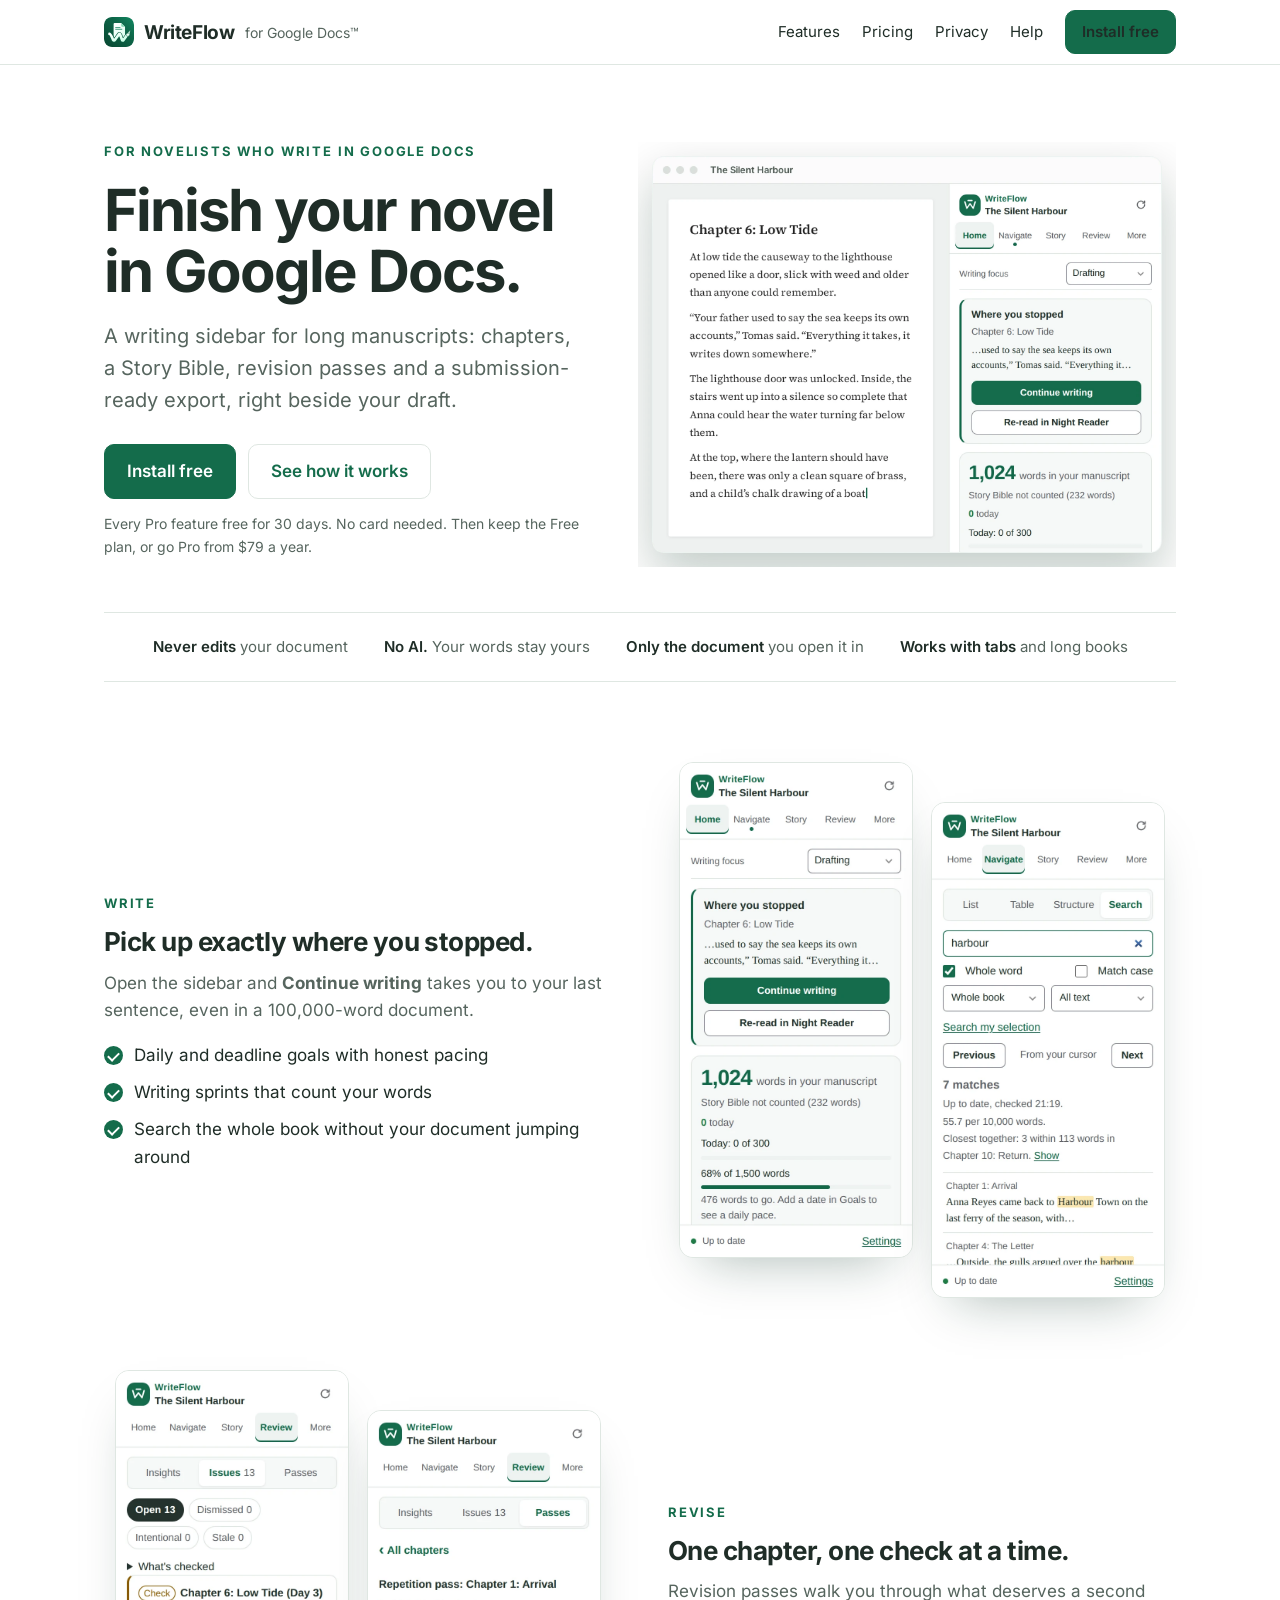
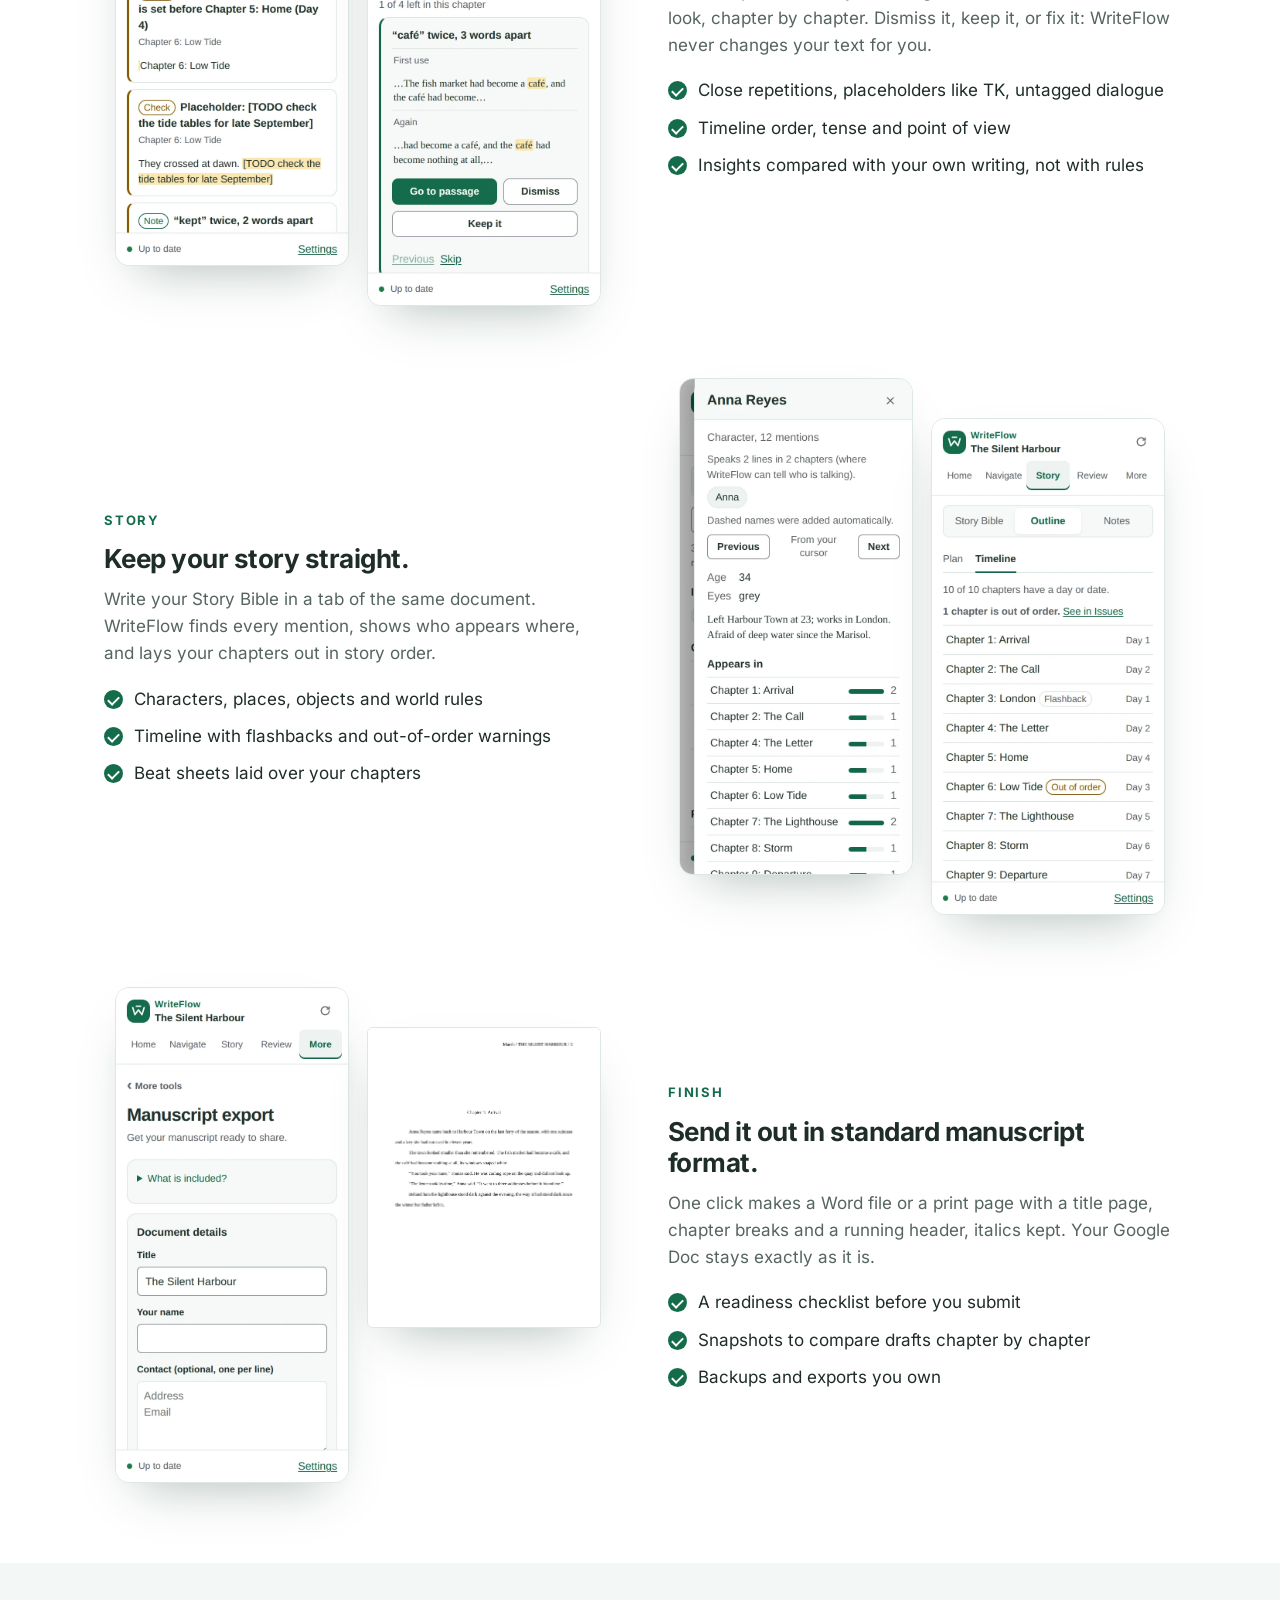
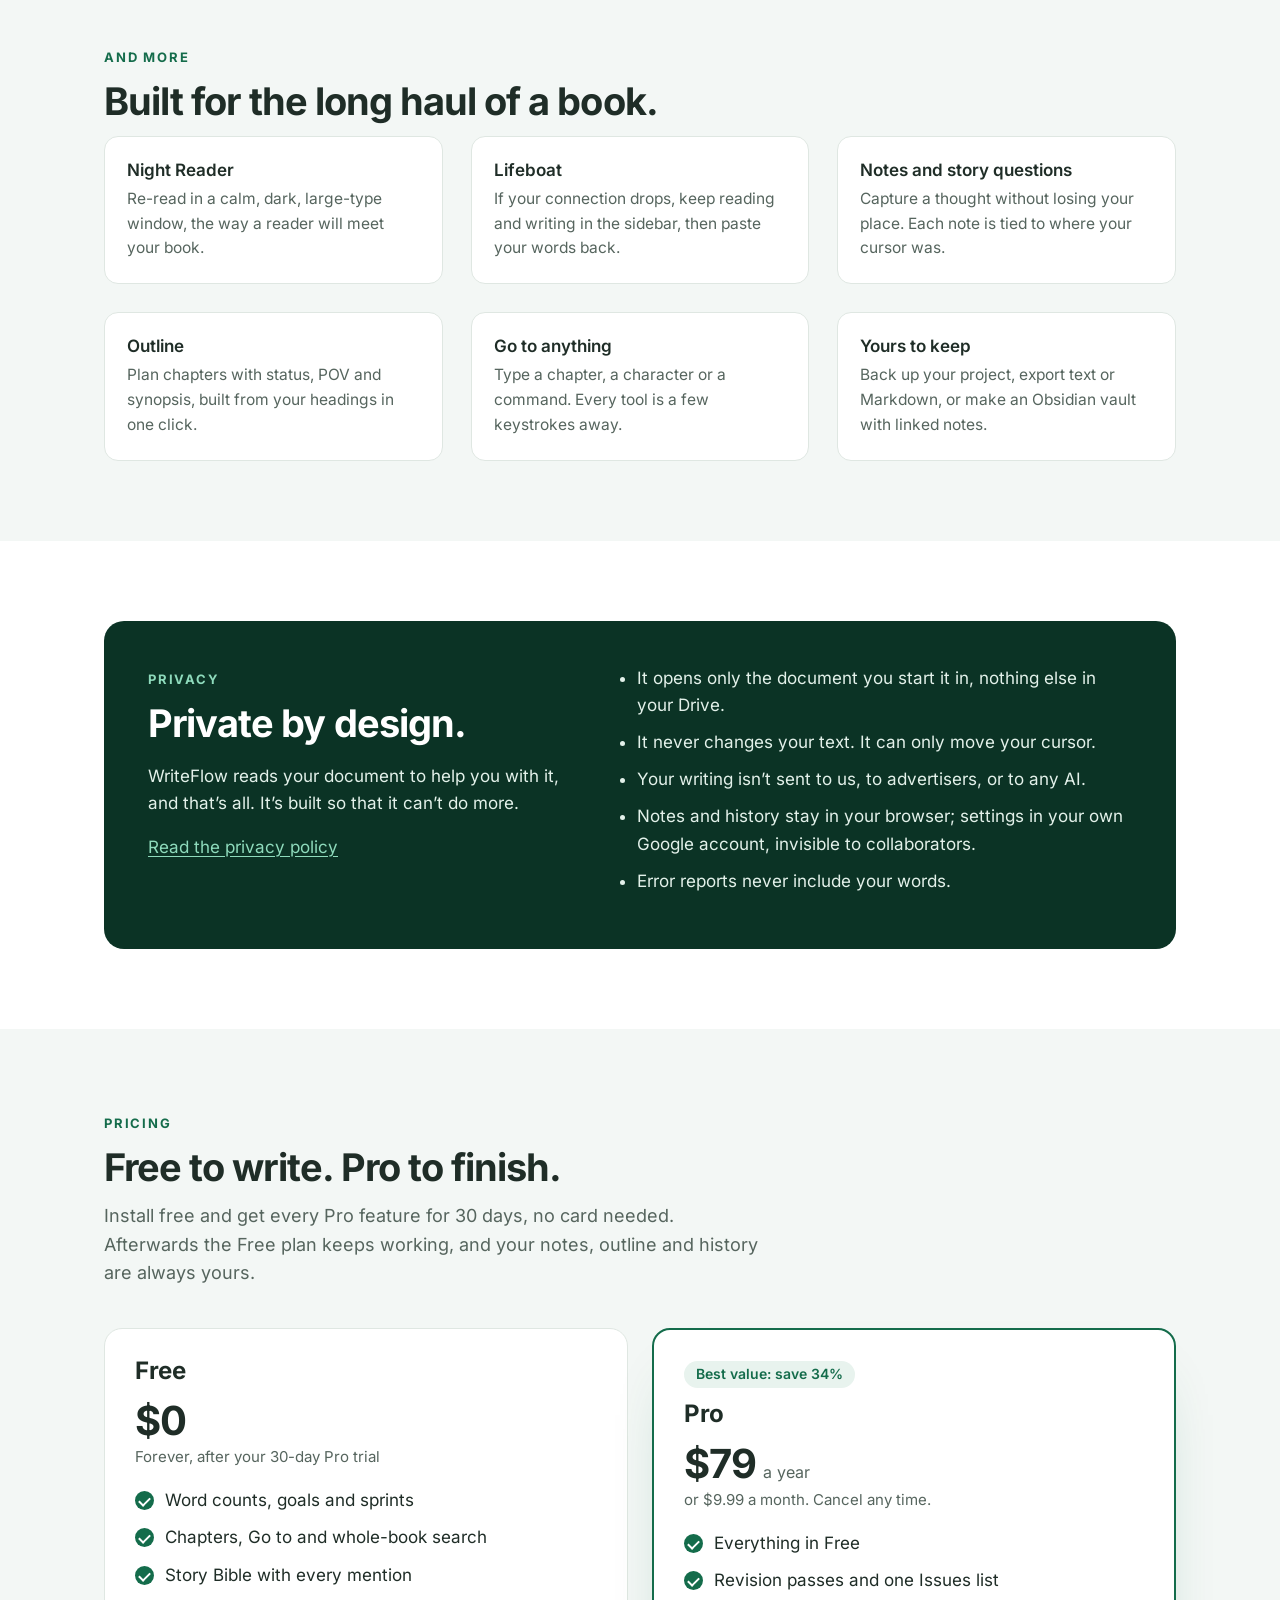
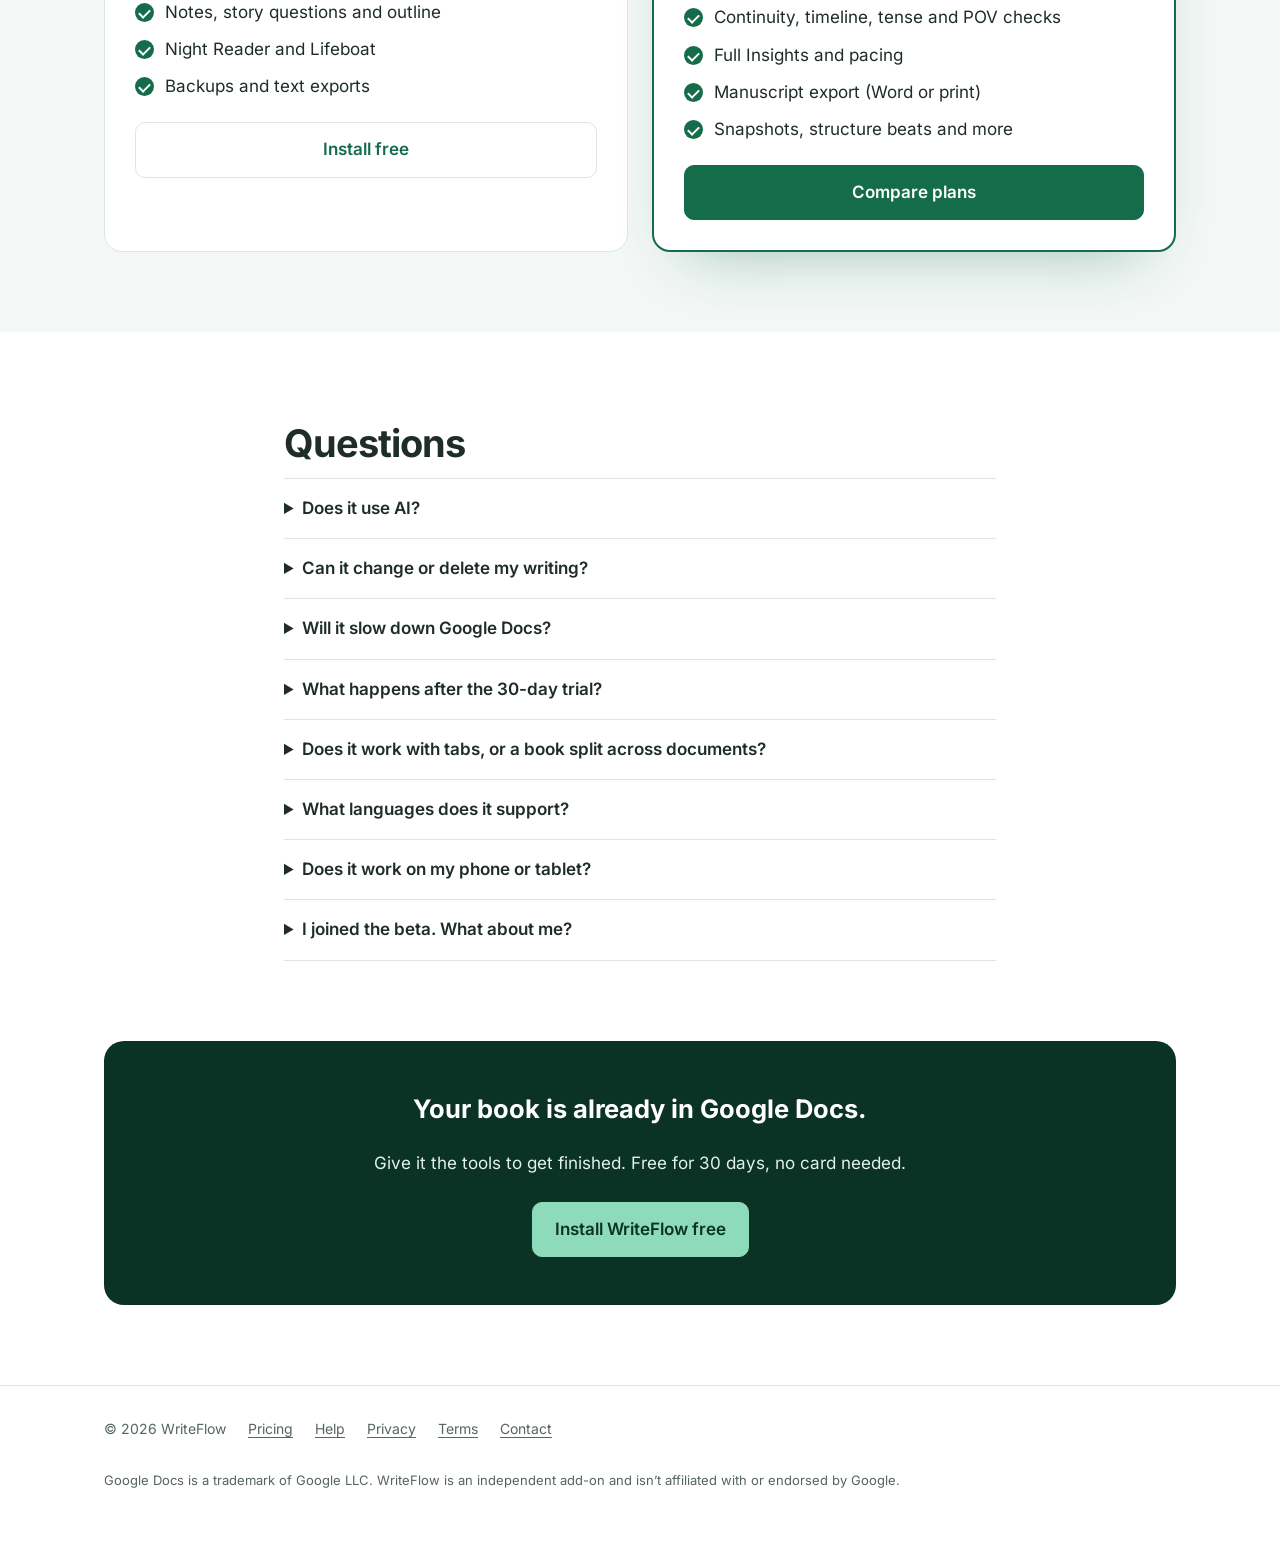
<file: index.html>
<!DOCTYPE html>
<html lang="en">
<head>
  <meta charset="utf-8">
  <meta name="viewport" content="width=device-width, initial-scale=1">
  <title>WriteFlow for Google Docs™: finish your novel in Google Docs</title>
  <meta name="description" content="A writing sidebar for long manuscripts in Google Docs: chapters, a Story Bible, revision passes and a submission-ready export. Never edits your text. No AI.">
  <link rel="icon" href="img/favicon.svg" type="image/svg+xml">
  <link rel="icon" href="img/icon-32.png" sizes="32x32">
  <link rel="apple-touch-icon" href="img/icon-180.png">
  <meta name="theme-color" content="#146c4b">
  <meta property="og:type" content="website">
  <meta property="og:title" content="WriteFlow for Google Docs™: finish your novel in Google Docs">
  <meta property="og:description" content="A writing sidebar for long manuscripts in Google Docs: chapters, a Story Bible, revision passes and a submission-ready export. Never edits your text. No AI.">
  <meta property="og:image" content="https://YOUR-DOMAIN.example/img/og-image.png">
  <meta property="og:url" content="https://YOUR-DOMAIN.example/index.html">
  <meta name="twitter:card" content="summary_large_image">
  <link rel="stylesheet" href="style.css">
</head>
<body>
  <header class="site"><div class="wrap">
    <a class="logo" href="index.html"><img src="img/logo-mark.svg" alt="">WriteFlow<span>for Google Docs™</span></a>
    <nav class="top" aria-label="Main"><a href="index.html#features">Features</a><a href="pricing.html">Pricing</a><a href="index.html#privacy">Privacy</a><a href="help.html">Help</a><a class="btn" href="https://workspace.google.com/marketplace/app/REPLACE-WITH-LISTING">Install free</a></nav>
  </div></header>

  <main>
    <div class="wrap">
      <section class="hero">
        <div>
          <span class="eyebrow">For novelists who write in Google Docs</span>
          <h1>Finish your novel in Google Docs.</h1>
          <p class="lede">A writing sidebar for long manuscripts: chapters, a Story Bible, revision passes and a submission-ready export, right beside your draft.</p>
          <div class="ctas">
            <a class="btn" href="https://workspace.google.com/marketplace/app/REPLACE-WITH-LISTING">Install free</a>
            <a class="btn ghost" href="#features">See how it works</a>
          </div>
          <p class="small">Every Pro feature free for 30 days. No card needed. Then keep the Free plan, or go Pro from $79 a year.</p>
        </div>
        <img class="hero-img" src="img/site-hero.webp" width="760" height="600" alt="WriteFlow’s sidebar beside a manuscript, showing where the writer stopped, a Continue writing button and the word count">
      </section>
    </div>

    <div class="wrap"><div class="promise">
      <span><b>Never edits</b> your document</span>
      <span><b>No AI.</b> Your words stay yours</span>
      <span><b>Only the document</b> you open it in</span>
      <span><b>Works with tabs</b> and long books</span>
    </div></div>

    <section id="features"><div class="wrap">
      <div class="show">
        <div class="show-copy">
          <span class="eyebrow">Write</span>
          <h3>Pick up exactly where you stopped.</h3>
          <p>Open the sidebar and <b>Continue writing</b> takes you to your last sentence, even in a 100,000-word document.</p>
          <ul class="ticks"><li>Daily and deadline goals with honest pacing</li><li>Writing sprints that count your words</li><li>Search the whole book without your document jumping around</li></ul>
        </div>
        <div class="shots"><img src="img/screens/home.webp" width="280" height="597" alt="Home: where you stopped, Continue writing, and today’s progress" loading="lazy"><img src="img/screens/search.webp" width="280" height="597" alt="Search: every match with snippets, without moving the document" loading="lazy"></div>
      </div>
      <div class="show flip">
        <div class="show-copy">
          <span class="eyebrow">Revise</span>
          <h3>One chapter, one check at a time.</h3>
          <p>Revision passes walk you through what deserves a second look, chapter by chapter. Dismiss it, keep it, or fix it: WriteFlow never changes your text for you.</p>
          <ul class="ticks"><li>Close repetitions, placeholders like TK, untagged dialogue</li><li>Timeline order, tense and point of view</li><li>Insights compared with your own writing, not with rules</li></ul>
        </div>
        <div class="shots"><img src="img/screens/issues.webp" width="280" height="597" alt="Issues: a placeholder and a chapter set out of story order" loading="lazy"><img src="img/screens/passes.webp" width="280" height="597" alt="A repetition pass showing one finding at a time" loading="lazy"></div>
      </div>
      <div class="show">
        <div class="show-copy">
          <span class="eyebrow">Story</span>
          <h3>Keep your story straight.</h3>
          <p>Write your Story Bible in a tab of the same document. WriteFlow finds every mention, shows who appears where, and lays your chapters out in story order.</p>
          <ul class="ticks"><li>Characters, places, objects and world rules</li><li>Timeline with flashbacks and out-of-order warnings</li><li>Beat sheets laid over your chapters</li></ul>
        </div>
        <div class="shots"><img src="img/screens/bible.webp" width="280" height="597" alt="A Story Bible entry with details and every chapter the character appears in" loading="lazy"><img src="img/screens/timeline.webp" width="280" height="597" alt="The timeline, with a flashback and a chapter out of order" loading="lazy"></div>
      </div>
      <div class="show flip">
        <div class="show-copy">
          <span class="eyebrow">Finish</span>
          <h3>Send it out in standard manuscript format.</h3>
          <p>One click makes a Word file or a print page with a title page, chapter breaks and a running header, italics kept. Your Google Doc stays exactly as it is.</p>
          <ul class="ticks"><li>A readiness checklist before you submit</li><li>Snapshots to compare drafts chapter by chapter</li><li>Backups and exports you own</li></ul>
        </div>
        <div class="shots"><img src="img/screens/export.webp" width="280" height="597" alt="Manuscript export settings" loading="lazy"><img src="img/screens/manuscript-page.webp" width="300" height="388" alt="A page of the exported manuscript in standard format" loading="lazy" style="border-radius:6px"></div>
      </div>
    </div></section>

    <section class="alt"><div class="wrap">
      <span class="eyebrow">And more</span>
      <h2>Built for the long haul of a book.</h2>
      <div class="grid">
        <div class="feature"><h3>Night Reader</h3><p>Re-read in a calm, dark, large-type window, the way a reader will meet your book.</p></div>
        <div class="feature"><h3>Lifeboat</h3><p>If your connection drops, keep reading and writing in the sidebar, then paste your words back.</p></div>
        <div class="feature"><h3>Notes and story questions</h3><p>Capture a thought without losing your place. Each note is tied to where your cursor was.</p></div>
        <div class="feature"><h3>Outline</h3><p>Plan chapters with status, POV and synopsis, built from your headings in one click.</p></div>
        <div class="feature"><h3>Go to anything</h3><p>Type a chapter, a character or a command. Every tool is a few keystrokes away.</p></div>
        <div class="feature"><h3>Yours to keep</h3><p>Back up your project, export text or Markdown, or make an Obsidian vault with linked notes.</p></div>
      </div>
    </div></section>

    <section id="privacy"><div class="wrap">
      <div class="privacy-box">
        <div>
          <span class="eyebrow" style="color:var(--mint)">Privacy</span>
          <h2>Private by design.</h2>
          <p>WriteFlow reads your document to help you with it, and that’s all. It’s built so that it can’t do more.</p>
          <p><a href="privacy.html">Read the privacy policy</a></p>
        </div>
        <ul>
          <li>It opens only the document you start it in, nothing else in your Drive.</li>
          <li>It never changes your text. It can only move your cursor.</li>
          <li>Your writing isn’t sent to us, to advertisers, or to any AI.</li>
          <li>Notes and history stay in your browser; settings in your own Google account, invisible to collaborators.</li>
          <li>Error reports never include your words.</li>
        </ul>
      </div>
    </div></section>

    <section class="alt" id="pricing"><div class="wrap">
      <span class="eyebrow">Pricing</span>
      <h2>Free to write. Pro to finish.</h2>
      <p class="intro">Install free and get every Pro feature for 30 days, no card needed. Afterwards the Free plan keeps working, and your notes, outline and history are always yours.</p>
      <div class="plans">
        <div class="plan"><h3>Free</h3><div class="price">$0</div><p class="sub">Forever, after your 30-day Pro trial</p>
          <ul class="ticks"><li>Word counts, goals and sprints</li><li>Chapters, Go to and whole-book search</li><li>Story Bible with every mention</li><li>Notes, story questions and outline</li><li>Night Reader and Lifeboat</li><li>Backups and text exports</li></ul>
          <a class="btn ghost" href="https://workspace.google.com/marketplace/app/REPLACE-WITH-LISTING">Install free</a></div>
        <div class="plan pro"><span class="badge">Best value: save 34%</span><h3 style="margin-top:14px">Pro</h3><div class="price">$79 <small>a year</small></div><p class="sub">or $9.99 a month. Cancel any time.</p>
          <ul class="ticks"><li>Everything in Free</li><li>Revision passes and one Issues list</li><li>Continuity, timeline, tense and POV checks</li><li>Full Insights and pacing</li><li>Manuscript export (Word or print)</li><li>Snapshots, structure beats and more</li></ul>
          <a class="btn" href="pricing.html">Compare plans</a></div>
      </div>
    </div></section>

    <section id="faq"><div class="wrap narrow">
      <h2>Questions</h2>
      <details><summary>Does it use AI?</summary><p>No. Every feature is counting and pattern-finding that runs in your browser. If we ever offer optional AI review, it will stay off unless you switch it on yourself.</p></details>
      <details><summary>Can it change or delete my writing?</summary><p>No. Google’s permission screen says “view and manage” because add-ons have no read-only option, but WriteFlow never edits text. It reads your document and can move your cursor.</p></details>
      <details><summary>Will it slow down Google Docs?</summary><p>It’s built not to. The analysis happens in the sidebar, separately from the editor, and it checks for changes every few seconds rather than on every keystroke.</p></details>
      <details><summary>What happens after the 30-day trial?</summary><p>You move to the Free plan automatically. Nothing is deleted: your notes, outline and history stay, and Pro tools are simply paused until you subscribe.</p></details>
      <details><summary>Does it work with tabs, or a book split across documents?</summary><p>Tabs, yes, fully. A book split across several documents is planned.</p></details>
      <details><summary>What languages does it support?</summary><p>Counts, chapters, search and the Story Bible work in any language. Passive voice, adverbs, tense and reading ease are English-only and hide themselves for other languages.</p></details>
      <details><summary>Does it work on my phone or tablet?</summary><p>Google Docs add-ons run in a desktop browser (Chrome, Edge, Firefox or Safari on a computer), not in the Google Docs phone apps.</p></details>
      <details><summary>I joined the beta. What about me?</summary><p>Thank you. Beta testers get Pro free for life: we’ll email you a license key before launch.</p></details>
    </div></section>

    <div class="wrap" style="padding-bottom:80px"><div class="cta-band">
      <h2>Your book is already in Google Docs.</h2>
      <p style="margin:0 0 24px">Give it the tools to get finished. Free for 30 days, no card needed.</p>
      <a class="btn" href="https://workspace.google.com/marketplace/app/REPLACE-WITH-LISTING">Install WriteFlow free</a>
    </div></div>
  </main>

  <footer class="site"><div class="wrap">
    <span>© 2026 WriteFlow</span>
    <a href="pricing.html">Pricing</a><a href="help.html">Help</a><a href="privacy.html">Privacy</a><a href="terms.html">Terms</a><a href="mailto:support@YOUR-DOMAIN.example">Contact</a>
    <p class="tm">Google Docs is a trademark of Google LLC. WriteFlow is an independent add-on and isn’t affiliated with or endorsed by Google.</p>
  </div></footer>
</body>
</html>
</file>
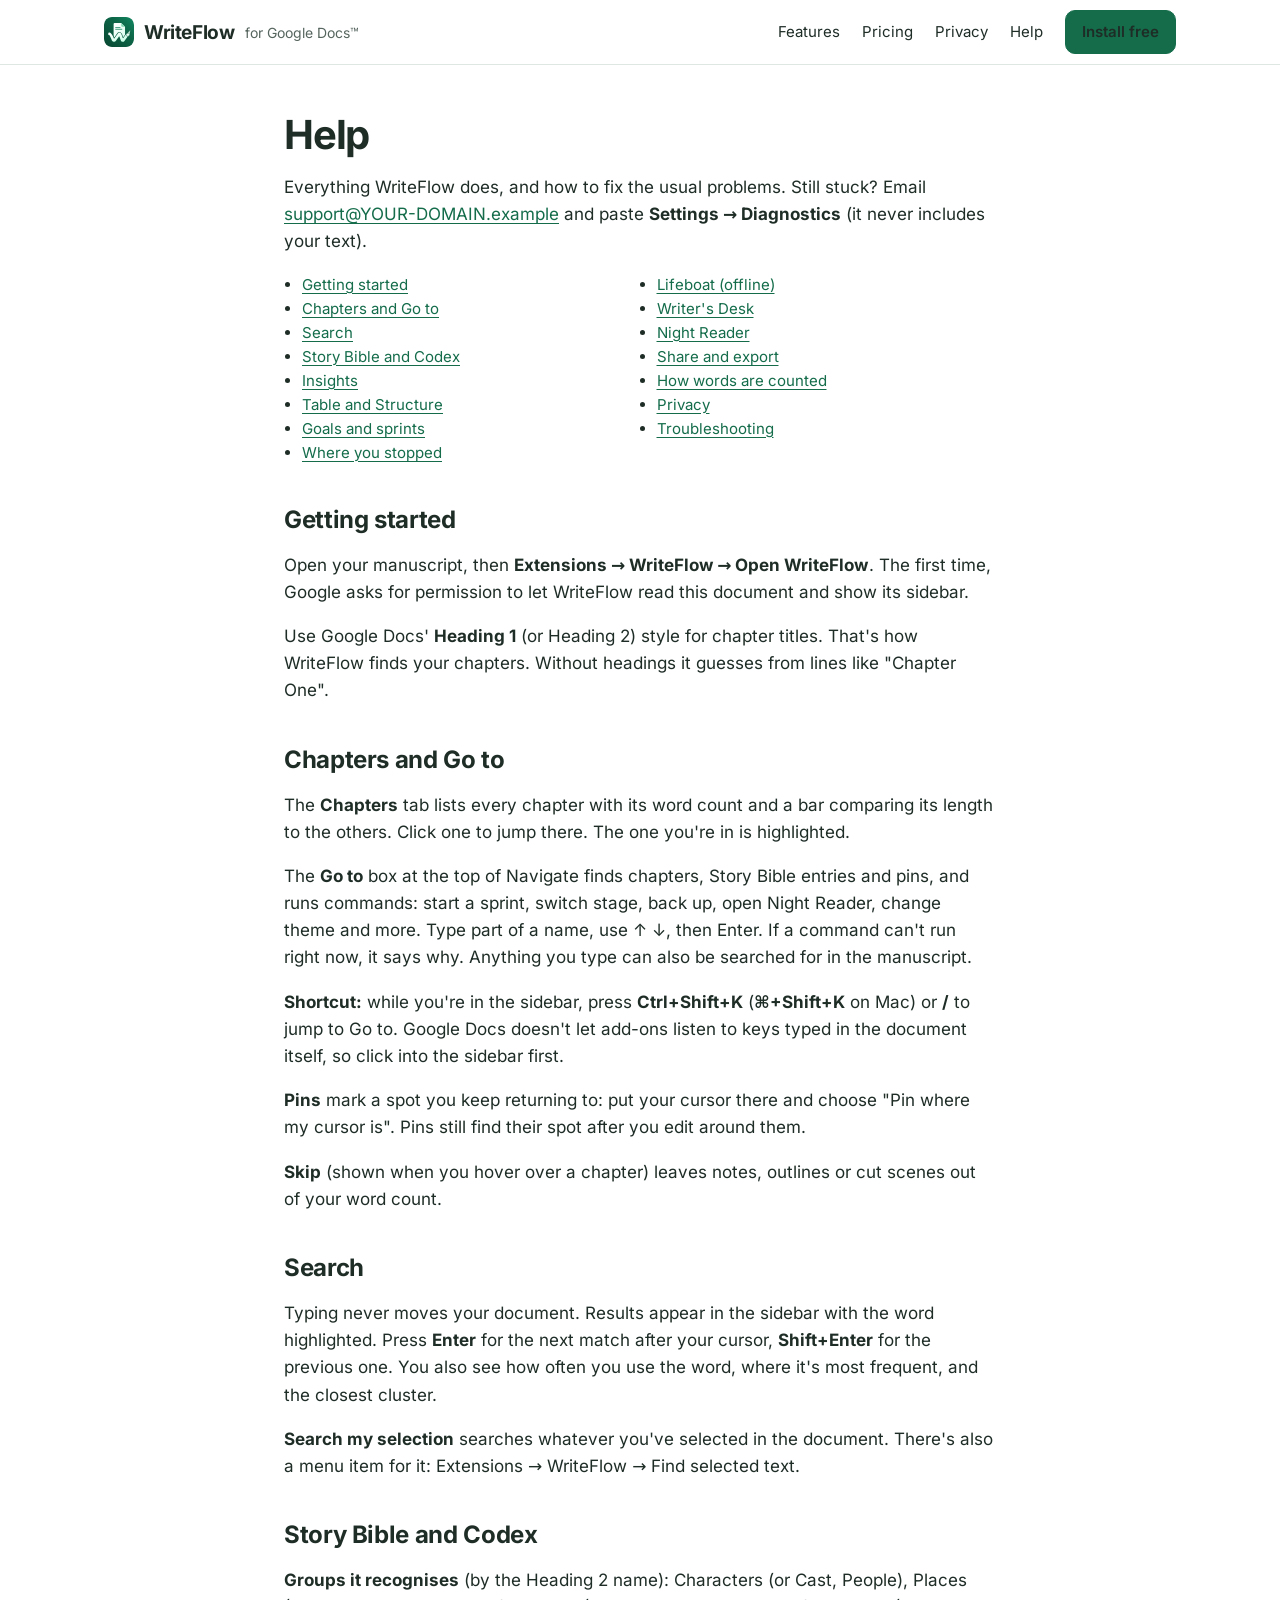
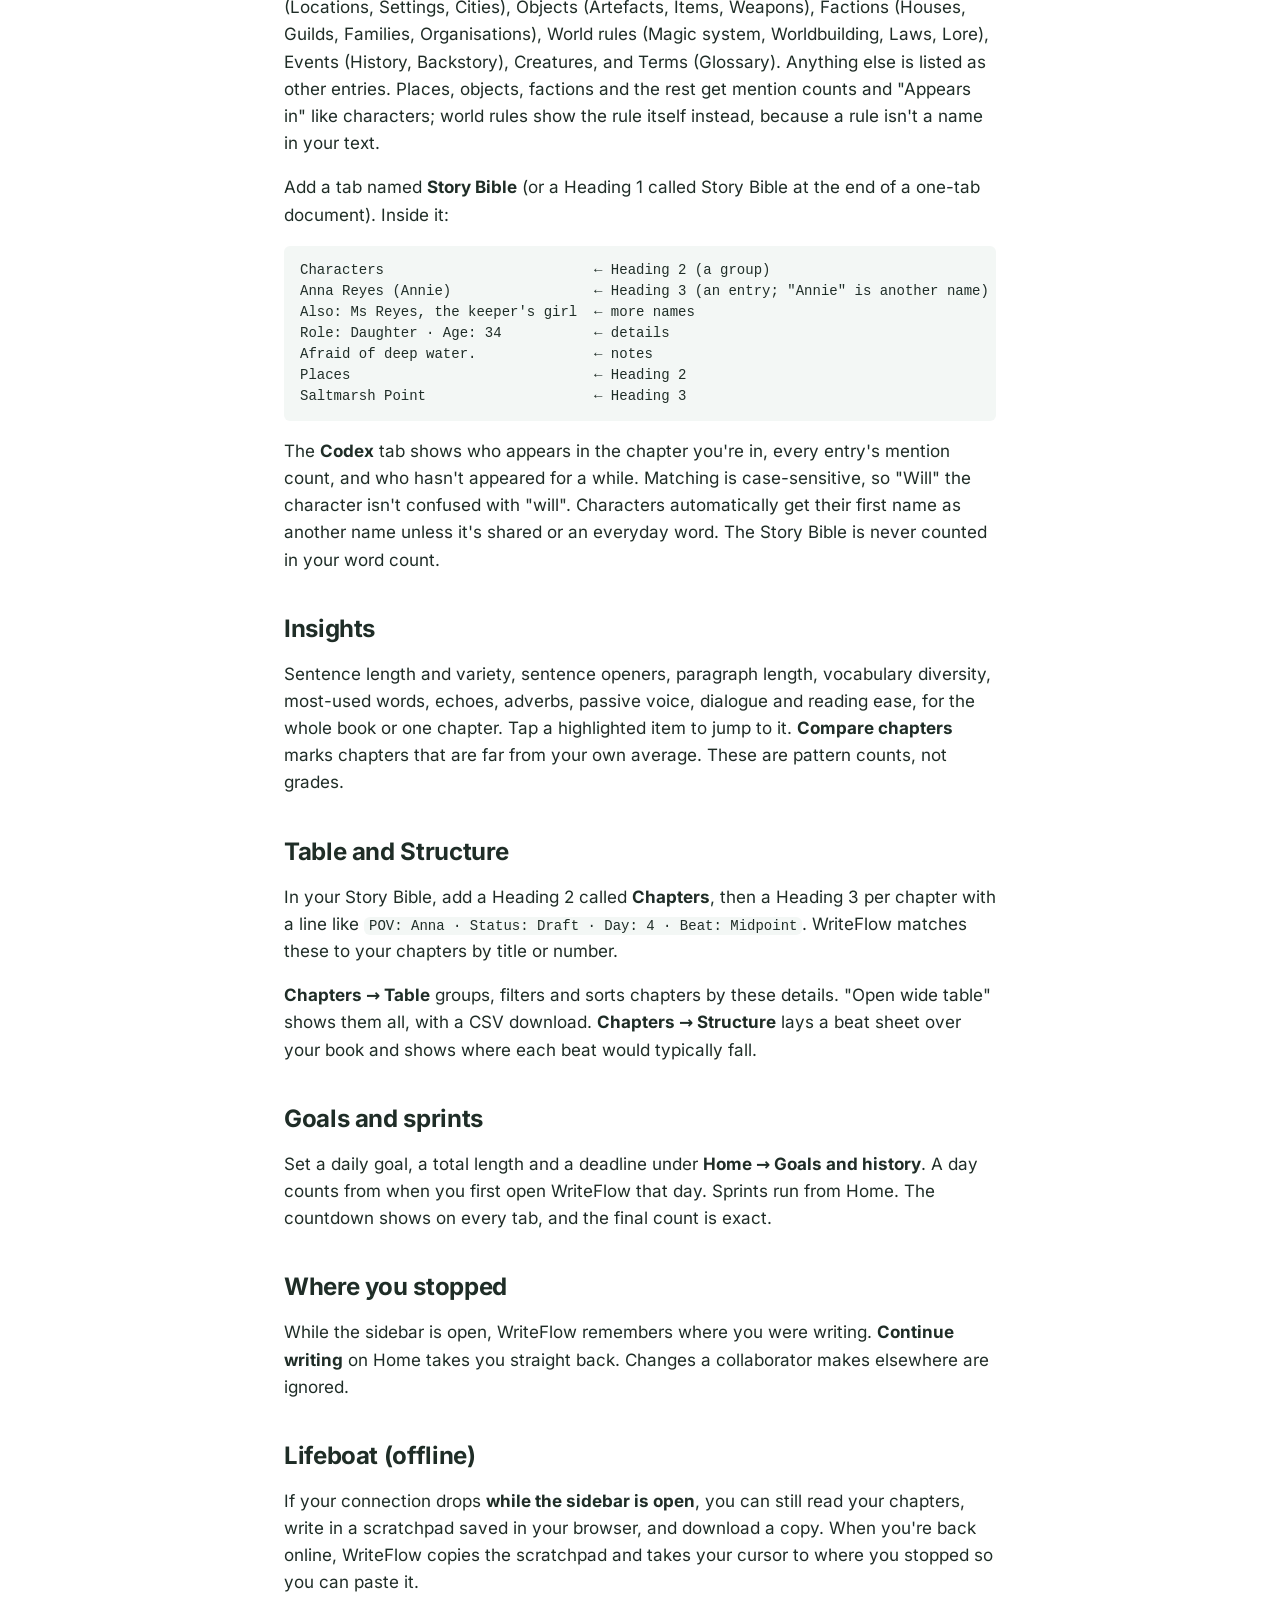
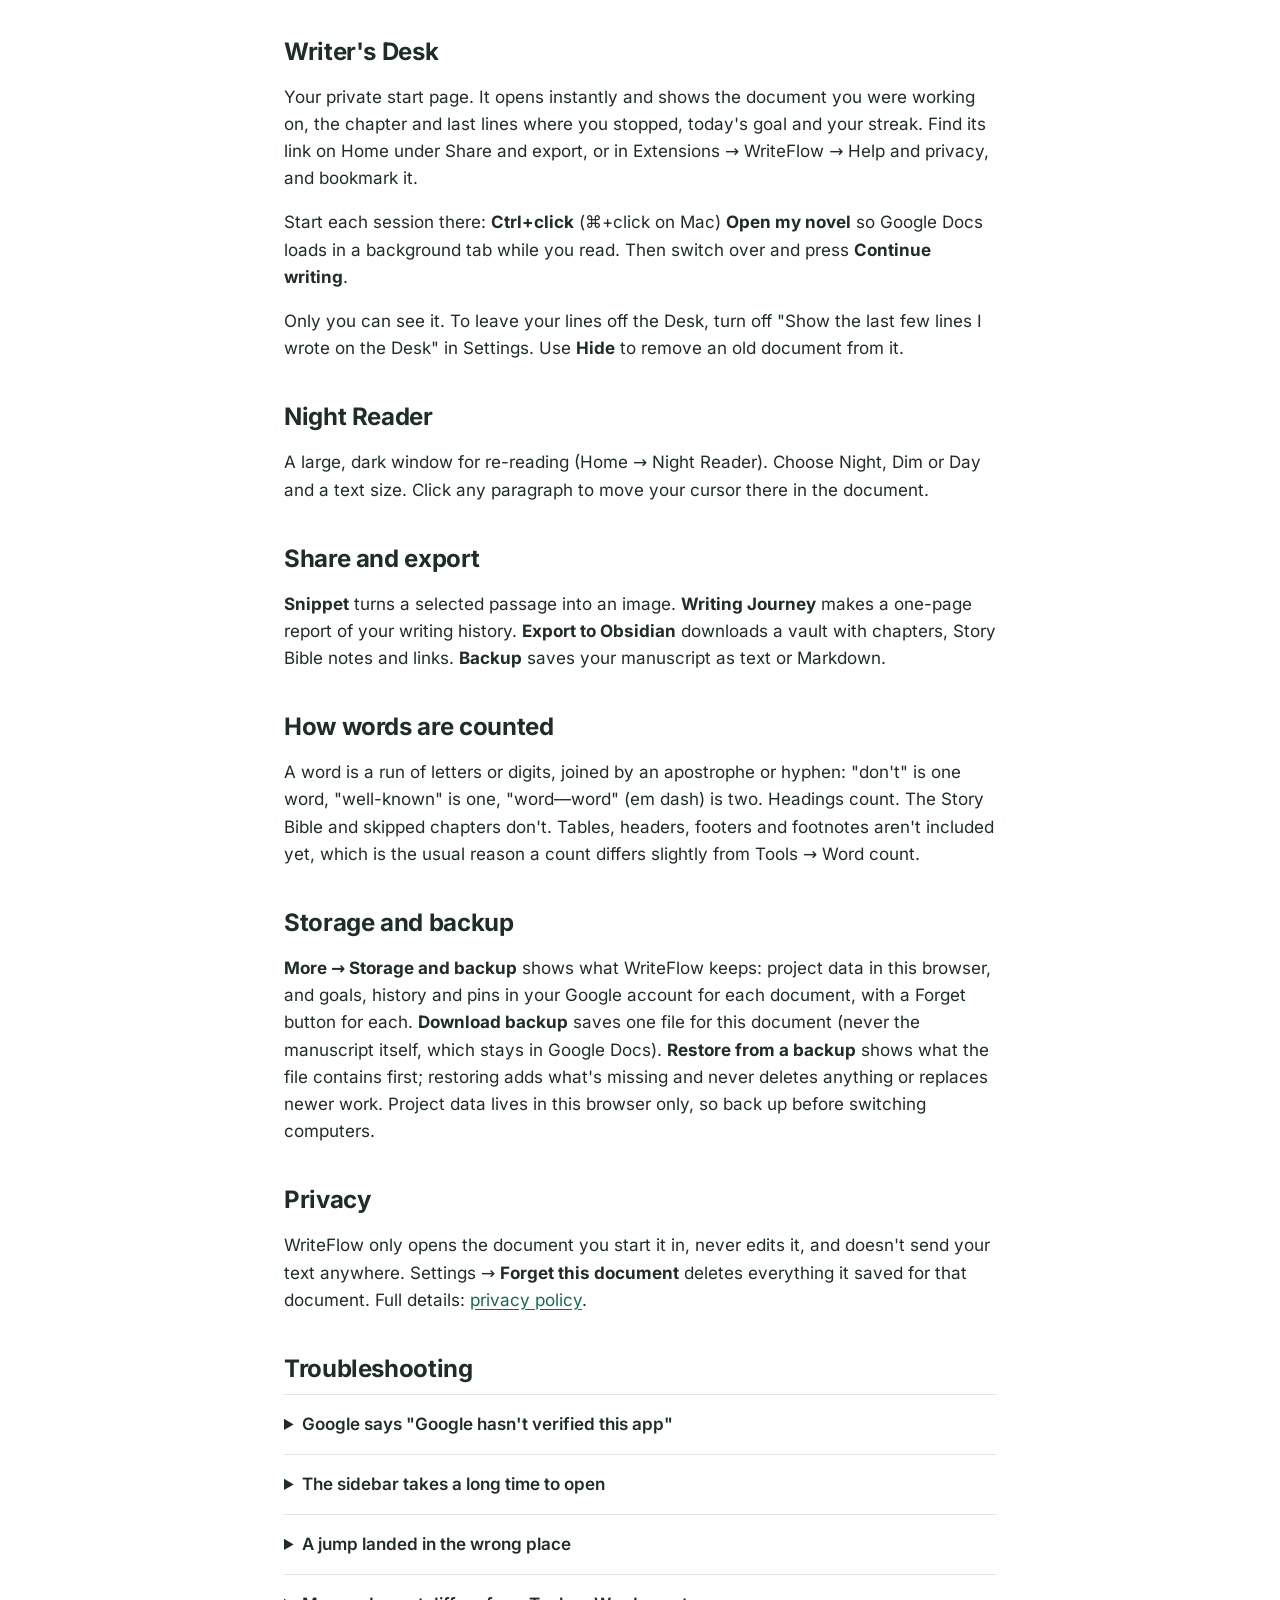
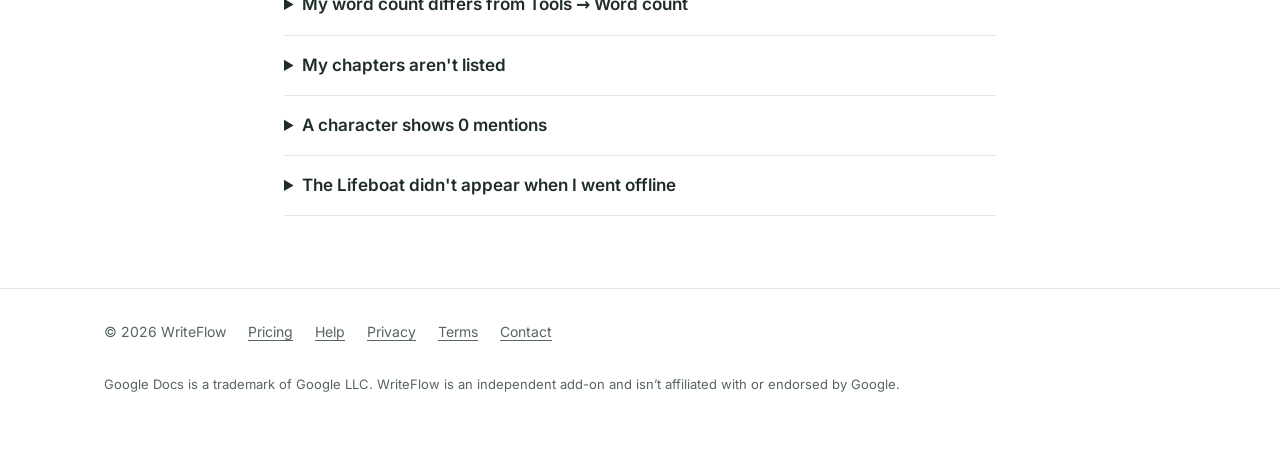
<file: help.html>
<!DOCTYPE html>
<html lang="en">
<head>
  <meta charset="utf-8">
  <meta name="viewport" content="width=device-width, initial-scale=1">
  <title>Help: WriteFlow for Google Docs™</title>
  <meta name="description" content="How to install and use WriteFlow for Google Docs.">
  <link rel="icon" href="img/favicon.svg" type="image/svg+xml">
  <link rel="icon" href="img/icon-32.png" sizes="32x32">
  <link rel="apple-touch-icon" href="img/icon-180.png">
  <meta name="theme-color" content="#146c4b">
  <meta property="og:type" content="website">
  <meta property="og:title" content="Help: WriteFlow for Google Docs™">
  <meta property="og:description" content="How to install and use WriteFlow for Google Docs.">
  <meta property="og:image" content="https://YOUR-DOMAIN.example/img/og-image.png">
  <meta property="og:url" content="https://YOUR-DOMAIN.example/help.html">
  <meta name="twitter:card" content="summary_large_image">
  <link rel="stylesheet" href="style.css">
</head>
<body>
  <header class="site"><div class="wrap">
    <a class="logo" href="index.html"><img src="img/logo-mark.svg" alt="">WriteFlow<span>for Google Docs™</span></a>
    <nav class="top" aria-label="Main"><a href="index.html#features">Features</a><a href="pricing.html">Pricing</a><a href="index.html#privacy">Privacy</a><a href="help.html">Help</a><a class="btn" href="https://workspace.google.com/marketplace/app/REPLACE-WITH-LISTING">Install free</a></nav>
  </div></header>

  <main class="wrap narrow doc">
    <h1>Help</h1>
    <p>Everything WriteFlow does, and how to fix the usual problems. Still stuck? Email <a href="mailto:support@YOUR-DOMAIN.example">support@YOUR-DOMAIN.example</a> and paste <b>Settings → Diagnostics</b> (it never includes your text).</p>
    <ul class="toc">
      <li><a href="#start">Getting started</a></li><li><a href="#chapters">Chapters and Go to</a></li><li><a href="#search">Search</a></li>
      <li><a href="#bible">Story Bible and Codex</a></li><li><a href="#insights">Insights</a></li><li><a href="#structure">Table and Structure</a></li>
      <li><a href="#goals">Goals and sprints</a></li><li><a href="#continue">Where you stopped</a></li><li><a href="#lifeboat">Lifeboat (offline)</a></li>
      <li><a href="#desk">Writer's Desk</a></li><li><a href="#reader">Night Reader</a></li><li><a href="#share">Share and export</a></li><li><a href="#counting">How words are counted</a></li>
      <li><a href="#privacy">Privacy</a></li><li><a href="#trouble">Troubleshooting</a></li>
    </ul>

    <h2 id="start">Getting started</h2>
    <p>Open your manuscript, then <b>Extensions → WriteFlow → Open WriteFlow</b>. The first time, Google asks for permission to let WriteFlow read this document and show its sidebar.</p>
    <p>Use Google Docs' <b>Heading 1</b> (or Heading 2) style for chapter titles. That's how WriteFlow finds your chapters. Without headings it guesses from lines like "Chapter One".</p>

    <h2 id="chapters">Chapters and Go to</h2>
    <p>The <b>Chapters</b> tab lists every chapter with its word count and a bar comparing its length to the others. Click one to jump there. The one you're in is highlighted.</p>
    <p>The <b>Go to</b> box at the top of Navigate finds chapters, Story Bible entries and pins, and runs commands: start a sprint, switch stage, back up, open Night Reader, change theme and more. Type part of a name, use ↑ ↓, then Enter. If a command can't run right now, it says why. Anything you type can also be searched for in the manuscript.</p>
    <p><b>Shortcut:</b> while you're in the sidebar, press <b>Ctrl+Shift+K</b> (<b>⌘+Shift+K</b> on Mac) or <b>/</b> to jump to Go to. Google Docs doesn't let add-ons listen to keys typed in the document itself, so click into the sidebar first.</p>
    <p><b>Pins</b> mark a spot you keep returning to: put your cursor there and choose "Pin where my cursor is". Pins still find their spot after you edit around them.</p>
    <p><b>Skip</b> (shown when you hover over a chapter) leaves notes, outlines or cut scenes out of your word count.</p>

    <h2 id="search">Search</h2>
    <p>Typing never moves your document. Results appear in the sidebar with the word highlighted. Press <b>Enter</b> for the next match after your cursor, <b>Shift+Enter</b> for the previous one. You also see how often you use the word, where it's most frequent, and the closest cluster.</p>
    <p><b>Search my selection</b> searches whatever you've selected in the document. There's also a menu item for it: Extensions → WriteFlow → Find selected text.</p>

    <h2 id="bible">Story Bible and Codex</h2>
    <p><b>Groups it recognises</b> (by the Heading 2 name): Characters (or Cast, People), Places (Locations, Settings, Cities), Objects (Artefacts, Items, Weapons), Factions (Houses, Guilds, Families, Organisations), World rules (Magic system, Worldbuilding, Laws, Lore), Events (History, Backstory), Creatures, and Terms (Glossary). Anything else is listed as other entries. Places, objects, factions and the rest get mention counts and "Appears in" like characters; world rules show the rule itself instead, because a rule isn't a name in your text.</p>
    <p>Add a tab named <b>Story Bible</b> (or a Heading 1 called Story Bible at the end of a one-tab document). Inside it:</p>
<pre>Characters                         ← Heading 2 (a group)
Anna Reyes (Annie)                 ← Heading 3 (an entry; "Annie" is another name)
Also: Ms Reyes, the keeper's girl  ← more names
Role: Daughter · Age: 34           ← details
Afraid of deep water.              ← notes
Places                             ← Heading 2
Saltmarsh Point                    ← Heading 3</pre>
    <p>The <b>Codex</b> tab shows who appears in the chapter you're in, every entry's mention count, and who hasn't appeared for a while. Matching is case-sensitive, so "Will" the character isn't confused with "will". Characters automatically get their first name as another name unless it's shared or an everyday word. The Story Bible is never counted in your word count.</p>

    <h2 id="insights">Insights</h2>
    <p>Sentence length and variety, sentence openers, paragraph length, vocabulary diversity, most-used words, echoes, adverbs, passive voice, dialogue and reading ease, for the whole book or one chapter. Tap a highlighted item to jump to it. <b>Compare chapters</b> marks chapters that are far from your own average. These are pattern counts, not grades.</p>

    <h2 id="structure">Table and Structure</h2>
    <p>In your Story Bible, add a Heading 2 called <b>Chapters</b>, then a Heading 3 per chapter with a line like <code>POV: Anna · Status: Draft · Day: 4 · Beat: Midpoint</code>. WriteFlow matches these to your chapters by title or number.</p>
    <p><b>Chapters → Table</b> groups, filters and sorts chapters by these details. "Open wide table" shows them all, with a CSV download. <b>Chapters → Structure</b> lays a beat sheet over your book and shows where each beat would typically fall.</p>

    <h2 id="goals">Goals and sprints</h2>
    <p>Set a daily goal, a total length and a deadline under <b>Home → Goals and history</b>. A day counts from when you first open WriteFlow that day. Sprints run from Home. The countdown shows on every tab, and the final count is exact.</p>

    <h2 id="continue">Where you stopped</h2>
    <p>While the sidebar is open, WriteFlow remembers where you were writing. <b>Continue writing</b> on Home takes you straight back. Changes a collaborator makes elsewhere are ignored.</p>

    <h2 id="lifeboat">Lifeboat (offline)</h2>
    <p>If your connection drops <b>while the sidebar is open</b>, you can still read your chapters, write in a scratchpad saved in your browser, and download a copy. When you're back online, WriteFlow copies the scratchpad and takes your cursor to where you stopped so you can paste it.</p>

    <h2 id="desk">Writer's Desk</h2>
    <p>Your private start page. It opens instantly and shows the document you were working on, the chapter and last lines where you stopped, today's goal and your streak. Find its link on Home under Share and export, or in Extensions → WriteFlow → Help and privacy, and bookmark it.</p>
    <p>Start each session there: <b>Ctrl+click</b> (⌘+click on Mac) <b>Open my novel</b> so Google Docs loads in a background tab while you read. Then switch over and press <b>Continue writing</b>.</p>
    <p>Only you can see it. To leave your lines off the Desk, turn off "Show the last few lines I wrote on the Desk" in Settings. Use <b>Hide</b> to remove an old document from it.</p>

    <h2 id="reader">Night Reader</h2>
    <p>A large, dark window for re-reading (Home → Night Reader). Choose Night, Dim or Day and a text size. Click any paragraph to move your cursor there in the document.</p>

    <h2 id="share">Share and export</h2>
    <p><b>Snippet</b> turns a selected passage into an image. <b>Writing Journey</b> makes a one-page report of your writing history. <b>Export to Obsidian</b> downloads a vault with chapters, Story Bible notes and links. <b>Backup</b> saves your manuscript as text or Markdown.</p>

    <h2 id="counting">How words are counted</h2>
    <p>A word is a run of letters or digits, joined by an apostrophe or hyphen: "don't" is one word, "well-known" is one, "word—word" (em dash) is two. Headings count. The Story Bible and skipped chapters don't. Tables, headers, footers and footnotes aren't included yet, which is the usual reason a count differs slightly from Tools → Word count.</p>

    <h2 id="storage">Storage and backup</h2>
    <p><b>More → Storage and backup</b> shows what WriteFlow keeps: project data in this browser, and goals, history and pins in your Google account for each document, with a Forget button for each. <b>Download backup</b> saves one file for this document (never the manuscript itself, which stays in Google Docs). <b>Restore from a backup</b> shows what the file contains first; restoring adds what's missing and never deletes anything or replaces newer work. Project data lives in this browser only, so back up before switching computers.</p>

    <h2 id="privacy">Privacy</h2>
    <p>WriteFlow only opens the document you start it in, never edits it, and doesn't send your text anywhere. Settings → <b>Forget this document</b> deletes everything it saved for that document. Full details: <a href="privacy.html">privacy policy</a>.</p>

    <h2 id="trouble">Troubleshooting</h2>
    <details><summary>Google says "Google hasn't verified this app"</summary><p>During the beta, copies of WriteFlow haven't been through Google's review yet. Choose Advanced to continue. The published version is reviewed by Google.</p></details>
    <details><summary>The sidebar takes a long time to open</summary><p>The first open reads the whole document. After that it opens instantly from a saved copy and only re-reads what changed. Very long documents (200,000+ words) take longer. Send us Settings → Diagnostics so we can see the timings.</p></details>
    <details><summary>A jump landed in the wrong place</summary><p>Press the refresh icon at the top of the sidebar and try again. If it happens repeatedly, email us with what you clicked and your Diagnostics.</p></details>
    <details><summary>My word count differs from Tools → Word count</summary><p>See <a href="#counting">how words are counted</a>. Hyphenated words, tables and footnotes are the usual causes.</p></details>
    <details><summary>My chapters aren't listed</summary><p>Apply Heading 1 or Heading 2 to your chapter titles (Format → Paragraph styles). Empty headings are ignored.</p></details>
    <details><summary>A character shows 0 mentions</summary><p>Check the spelling and capitalisation, and add the names you actually use with an "Also:" line. Mentions in skipped chapters and the Story Bible itself aren't counted.</p></details>
    <details><summary>The Lifeboat didn't appear when I went offline</summary><p>It only works if the sidebar was already open. Google Docs won't open add-ons without a connection.</p></details>
  </main>

  <footer class="site"><div class="wrap">
    <span>© 2026 WriteFlow</span>
    <a href="pricing.html">Pricing</a><a href="help.html">Help</a><a href="privacy.html">Privacy</a><a href="terms.html">Terms</a><a href="mailto:support@YOUR-DOMAIN.example">Contact</a>
    <p class="tm">Google Docs is a trademark of Google LLC. WriteFlow is an independent add-on and isn’t affiliated with or endorsed by Google.</p>
  </div></footer>
</body>
</html>
</file>
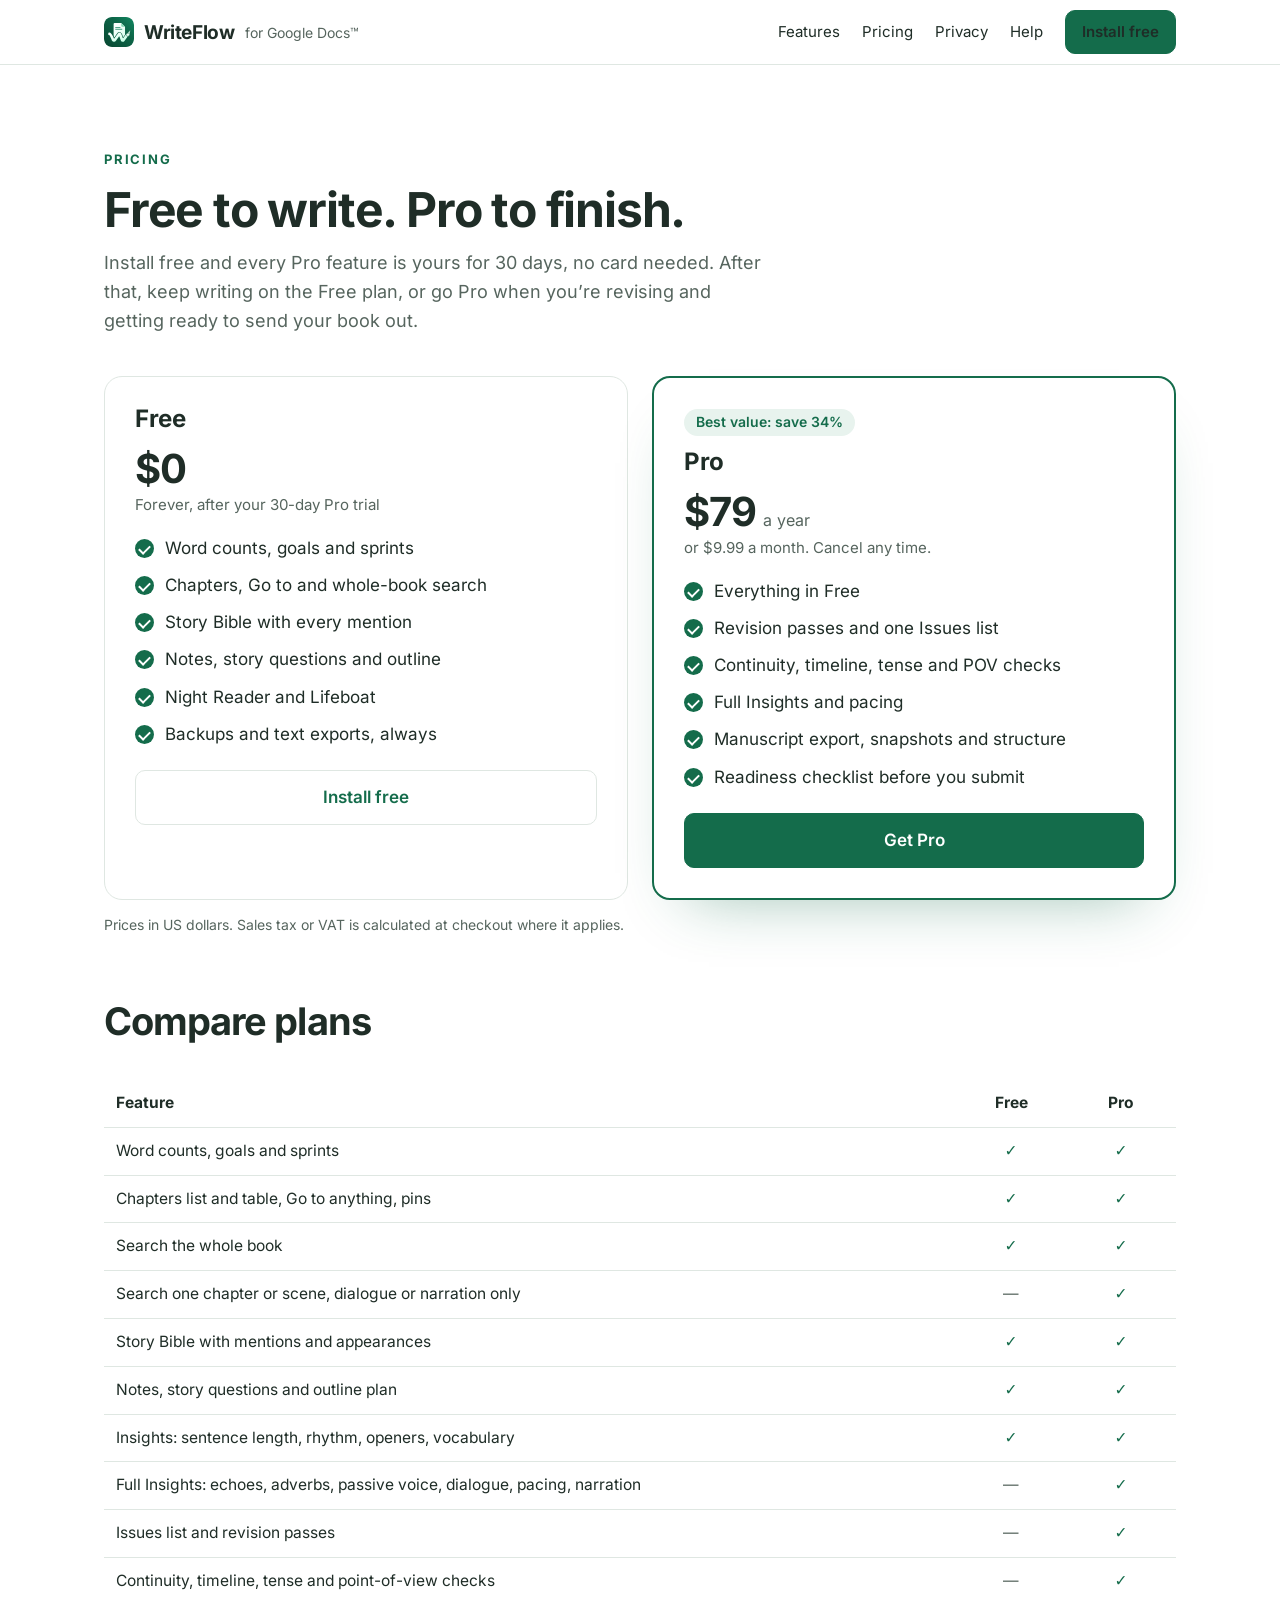
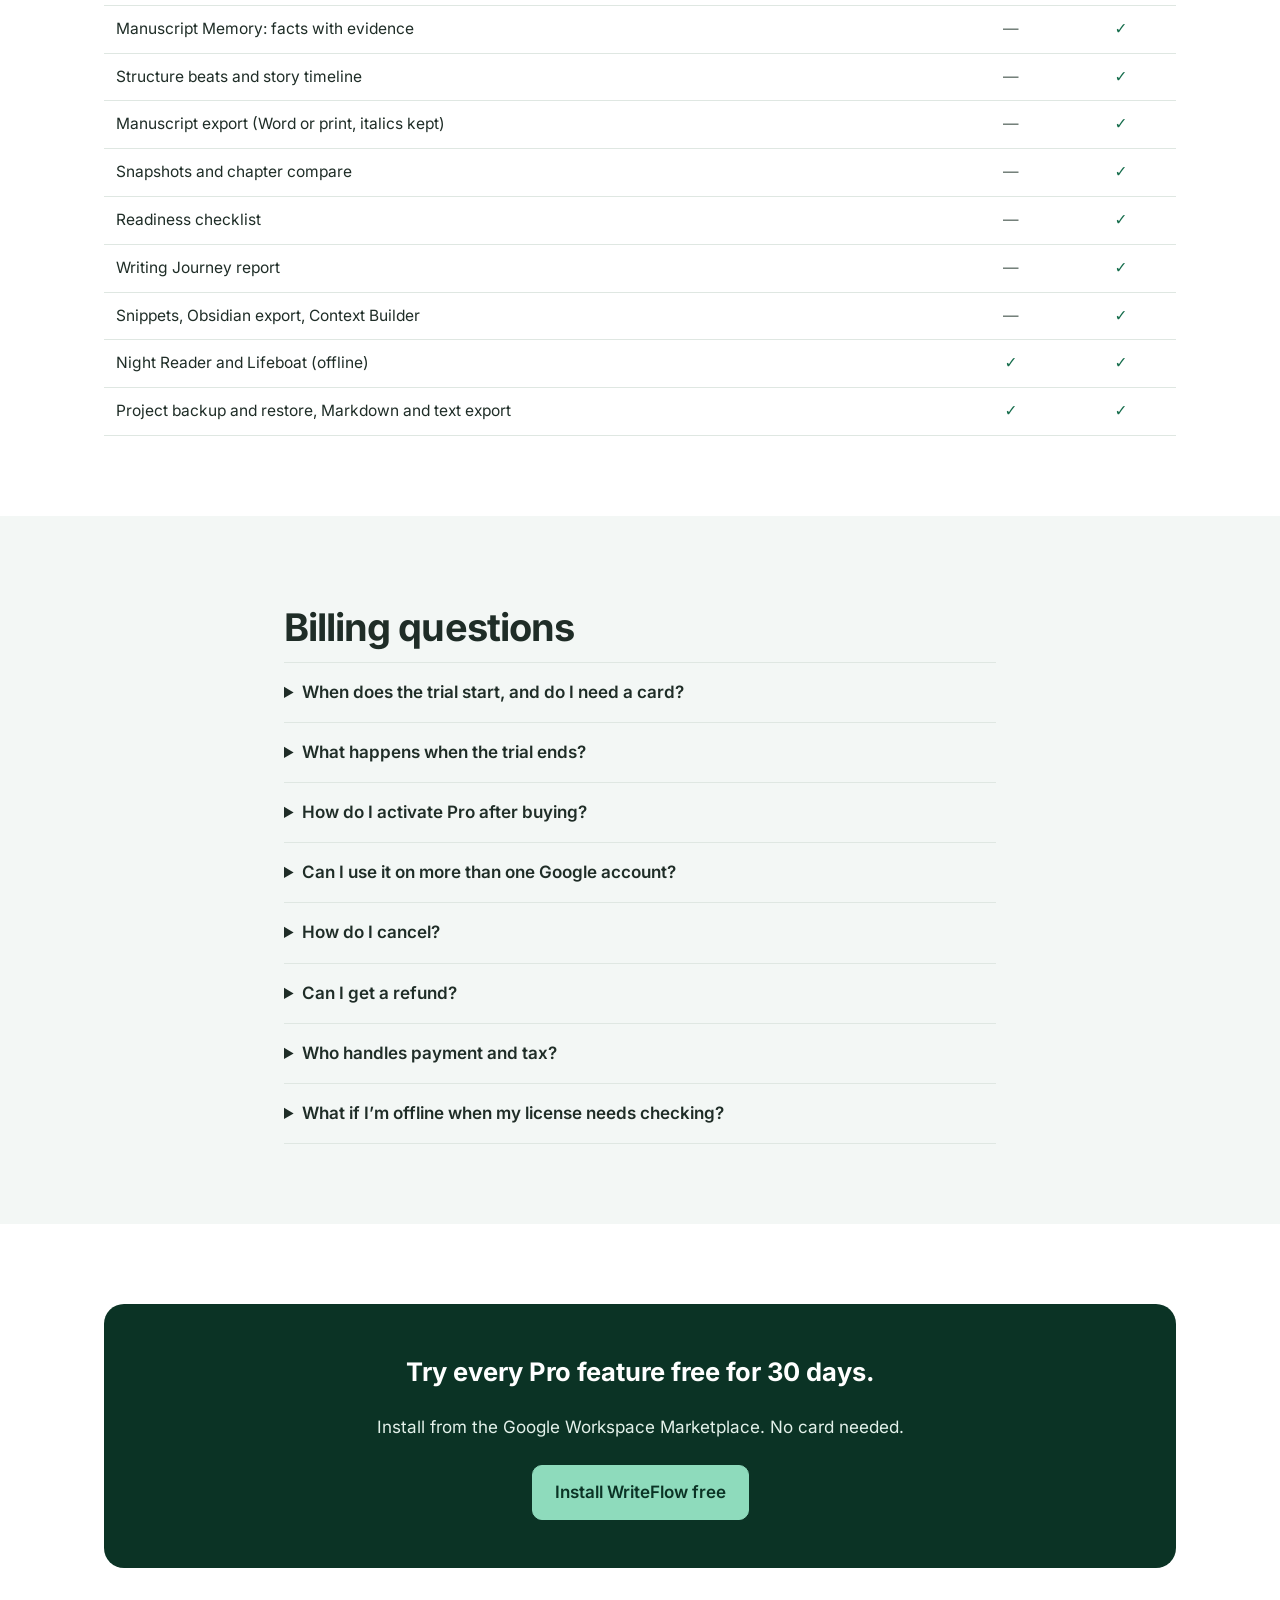
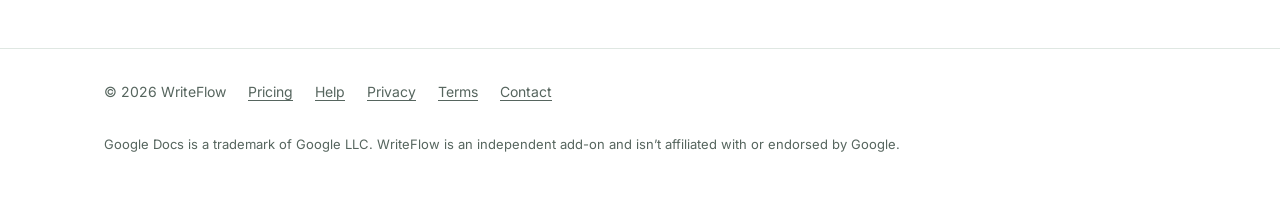
<file: pricing.html>
<!DOCTYPE html>
<html lang="en">
<head>
  <meta charset="utf-8">
  <meta name="viewport" content="width=device-width, initial-scale=1">
  <title>Pricing: WriteFlow for Google Docs™</title>
  <meta name="description" content="Free plan forever. Every Pro feature free for 30 days, no card needed. Pro: $79 a year or $9.99 a month.">
  <link rel="icon" href="img/favicon.svg" type="image/svg+xml">
  <link rel="icon" href="img/icon-32.png" sizes="32x32">
  <link rel="apple-touch-icon" href="img/icon-180.png">
  <meta name="theme-color" content="#146c4b">
  <meta property="og:type" content="website">
  <meta property="og:title" content="Pricing: WriteFlow for Google Docs™">
  <meta property="og:description" content="Free plan forever. Every Pro feature free for 30 days, no card needed. Pro: $79 a year or $9.99 a month.">
  <meta property="og:image" content="https://YOUR-DOMAIN.example/img/og-image.png">
  <meta property="og:url" content="https://YOUR-DOMAIN.example/pricing.html">
  <meta name="twitter:card" content="summary_large_image">
  <link rel="stylesheet" href="style.css">
</head>
<body>
  <header class="site"><div class="wrap">
    <a class="logo" href="index.html"><img src="img/logo-mark.svg" alt="">WriteFlow<span>for Google Docs™</span></a>
    <nav class="top" aria-label="Main"><a href="index.html#features">Features</a><a href="pricing.html">Pricing</a><a href="index.html#privacy">Privacy</a><a href="help.html">Help</a><a class="btn" href="https://workspace.google.com/marketplace/app/REPLACE-WITH-LISTING">Install free</a></nav>
  </div></header>

  <main>
    <section><div class="wrap">
      <span class="eyebrow">Pricing</span>
      <h2 style="font-size:clamp(34px,4.4vw,48px)">Free to write. Pro to finish.</h2>
      <p class="intro">Install free and every Pro feature is yours for 30 days, no card needed. After that, keep writing on the Free plan, or go Pro when you’re revising and getting ready to send your book out.</p>
      <div class="plans">
        <div class="plan"><h3>Free</h3><div class="price">$0</div><p class="sub">Forever, after your 30-day Pro trial</p>
          <ul class="ticks"><li>Word counts, goals and sprints</li><li>Chapters, Go to and whole-book search</li><li>Story Bible with every mention</li><li>Notes, story questions and outline</li><li>Night Reader and Lifeboat</li><li>Backups and text exports, always</li></ul>
          <a class="btn ghost" href="https://workspace.google.com/marketplace/app/REPLACE-WITH-LISTING">Install free</a></div>
        <div class="plan pro"><span class="badge">Best value: save 34%</span><h3 style="margin-top:14px">Pro</h3><div class="price">$79 <small>a year</small></div><p class="sub">or $9.99 a month. Cancel any time.</p>
          <ul class="ticks"><li>Everything in Free</li><li>Revision passes and one Issues list</li><li>Continuity, timeline, tense and POV checks</li><li>Full Insights and pacing</li><li>Manuscript export, snapshots and structure</li><li>Readiness checklist before you submit</li></ul>
          <a class="btn" href="https://anishup.gumroad.com/l/tyyhvq">Get Pro</a></div>
      </div>
      <p class="small" style="color:var(--muted);font-size:14px;margin-top:14px">Prices in US dollars. Sales tax or VAT is calculated at checkout where it applies.</p>

      <h2 style="margin-top:64px">Compare plans</h2>
      <div style="overflow-x:auto"><table class="compare"><thead><tr><th>Feature</th><th>Free</th><th>Pro</th></tr></thead><tbody>
      <tr><td>Word counts, goals and sprints</td><td class="yes">✓</td><td class="yes">✓</td></tr><tr><td>Chapters list and table, Go to anything, pins</td><td class="yes">✓</td><td class="yes">✓</td></tr><tr><td>Search the whole book</td><td class="yes">✓</td><td class="yes">✓</td></tr><tr><td>Search one chapter or scene, dialogue or narration only</td><td class="no">—</td><td class="yes">✓</td></tr><tr><td>Story Bible with mentions and appearances</td><td class="yes">✓</td><td class="yes">✓</td></tr><tr><td>Notes, story questions and outline plan</td><td class="yes">✓</td><td class="yes">✓</td></tr><tr><td>Insights: sentence length, rhythm, openers, vocabulary</td><td class="yes">✓</td><td class="yes">✓</td></tr><tr><td>Full Insights: echoes, adverbs, passive voice, dialogue, pacing, narration</td><td class="no">—</td><td class="yes">✓</td></tr><tr><td>Issues list and revision passes</td><td class="no">—</td><td class="yes">✓</td></tr><tr><td>Continuity, timeline, tense and point-of-view checks</td><td class="no">—</td><td class="yes">✓</td></tr><tr><td>Manuscript Memory: facts with evidence</td><td class="no">—</td><td class="yes">✓</td></tr><tr><td>Structure beats and story timeline</td><td class="no">—</td><td class="yes">✓</td></tr><tr><td>Manuscript export (Word or print, italics kept)</td><td class="no">—</td><td class="yes">✓</td></tr><tr><td>Snapshots and chapter compare</td><td class="no">—</td><td class="yes">✓</td></tr><tr><td>Readiness checklist</td><td class="no">—</td><td class="yes">✓</td></tr><tr><td>Writing Journey report</td><td class="no">—</td><td class="yes">✓</td></tr><tr><td>Snippets, Obsidian export, Context Builder</td><td class="no">—</td><td class="yes">✓</td></tr><tr><td>Night Reader and Lifeboat (offline)</td><td class="yes">✓</td><td class="yes">✓</td></tr><tr><td>Project backup and restore, Markdown and text export</td><td class="yes">✓</td><td class="yes">✓</td></tr>
      </tbody></table></div>
    </div></section>

    <section class="alt"><div class="wrap narrow">
      <h2>Billing questions</h2>
      <details><summary>When does the trial start, and do I need a card?</summary><p>It starts the first time you open WriteFlow, and lasts 30 days. No card or account is needed.</p></details>
      <details><summary>What happens when the trial ends?</summary><p>You move to the Free plan. Nothing is deleted: your notes, outline, history and backups stay, and Pro tools are paused until you subscribe.</p></details>
      <details><summary>How do I activate Pro after buying?</summary><p>Your receipt email contains a license key. In WriteFlow, open <b>Settings → Plan</b>, paste the key and press <b>Activate</b>.</p></details>
      <details><summary>Can I use it on more than one Google account?</summary><p>Yes, one license works on up to 3 Google accounts that you use.</p></details>
      <details><summary>How do I cancel?</summary><p>From your Gumroad library, any time. Pro stays on until the end of the period you’ve paid for.</p></details>
      <details><summary>Can I get a refund?</summary><p>Yes. Within 14 days of a payment, email <a href="mailto:support@YOUR-DOMAIN.example">support@YOUR-DOMAIN.example</a> for a full refund, no questions asked.</p></details>
      <details><summary>Who handles payment and tax?</summary><p>Gumroad sells the subscription as the merchant of record: it handles payment, sales tax and VAT, and sends your receipts. WriteFlow never sees your card details.</p></details>
      <details><summary>What if I’m offline when my license needs checking?</summary><p>Pro keeps working. WriteFlow checks your license about once a week and allows two weeks without a connection before asking you to go online.</p></details>
    </div></section>

    <div class="wrap" style="padding:80px 24px"><div class="cta-band">
      <h2>Try every Pro feature free for 30 days.</h2>
      <p style="margin:0 0 24px">Install from the Google Workspace Marketplace. No card needed.</p>
      <a class="btn" href="https://workspace.google.com/marketplace/app/REPLACE-WITH-LISTING">Install WriteFlow free</a>
    </div></div>
  </main>

  <footer class="site"><div class="wrap">
    <span>© 2026 WriteFlow</span>
    <a href="pricing.html">Pricing</a><a href="help.html">Help</a><a href="privacy.html">Privacy</a><a href="terms.html">Terms</a><a href="mailto:support@YOUR-DOMAIN.example">Contact</a>
    <p class="tm">Google Docs is a trademark of Google LLC. WriteFlow is an independent add-on and isn’t affiliated with or endorsed by Google.</p>
  </div></footer>
</body>
</html>
</file>
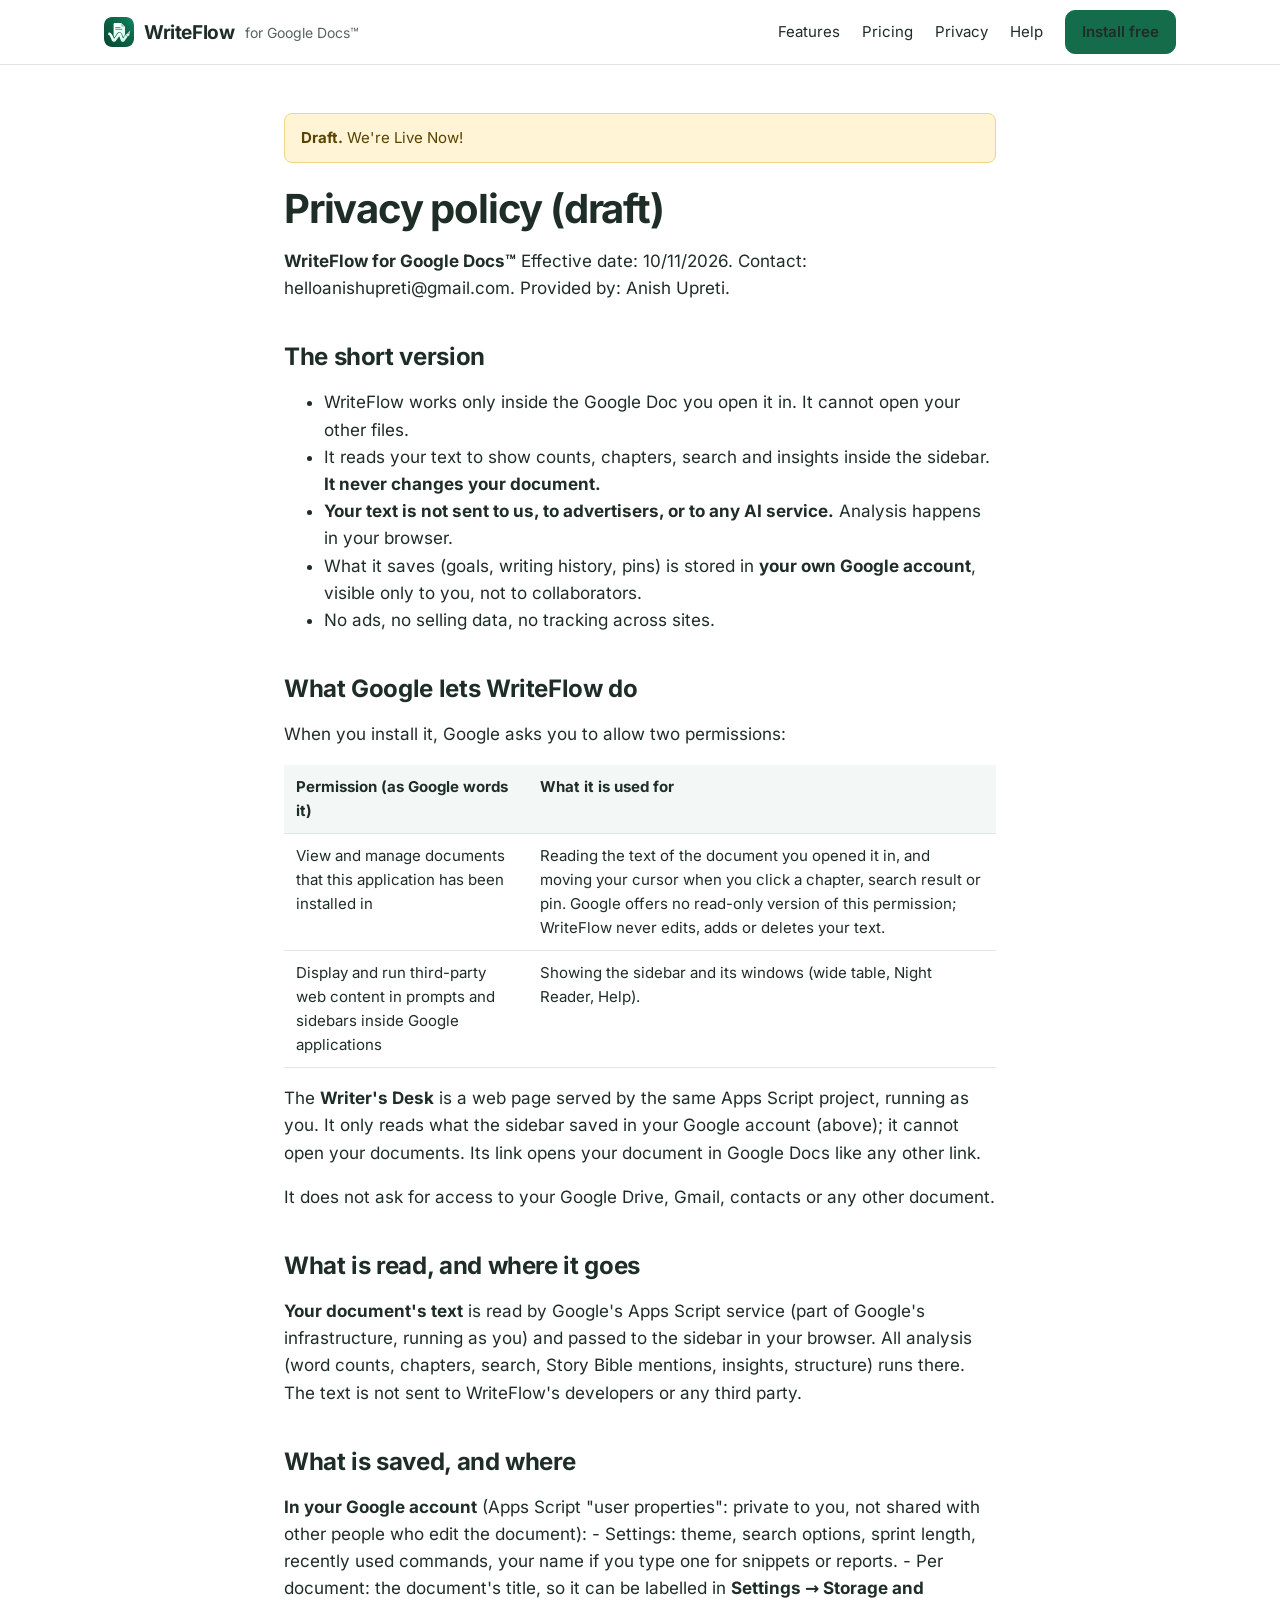
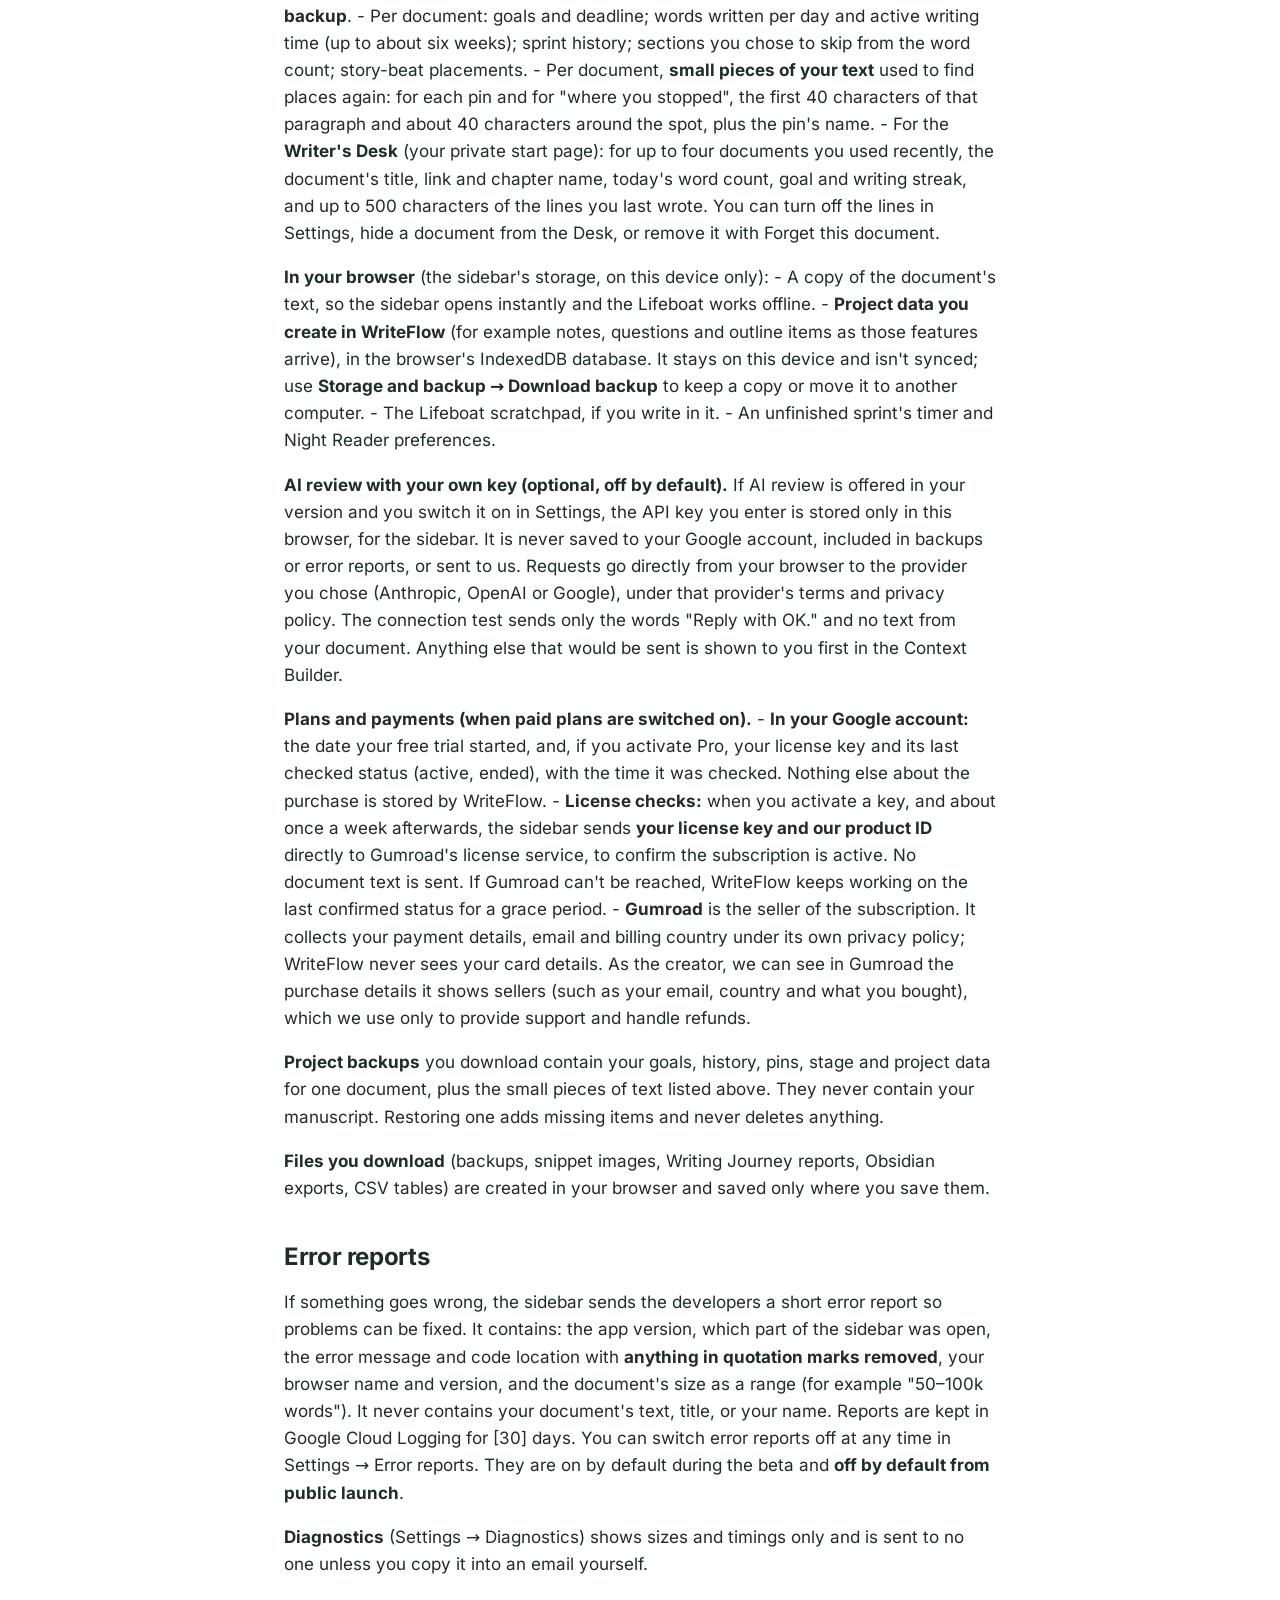
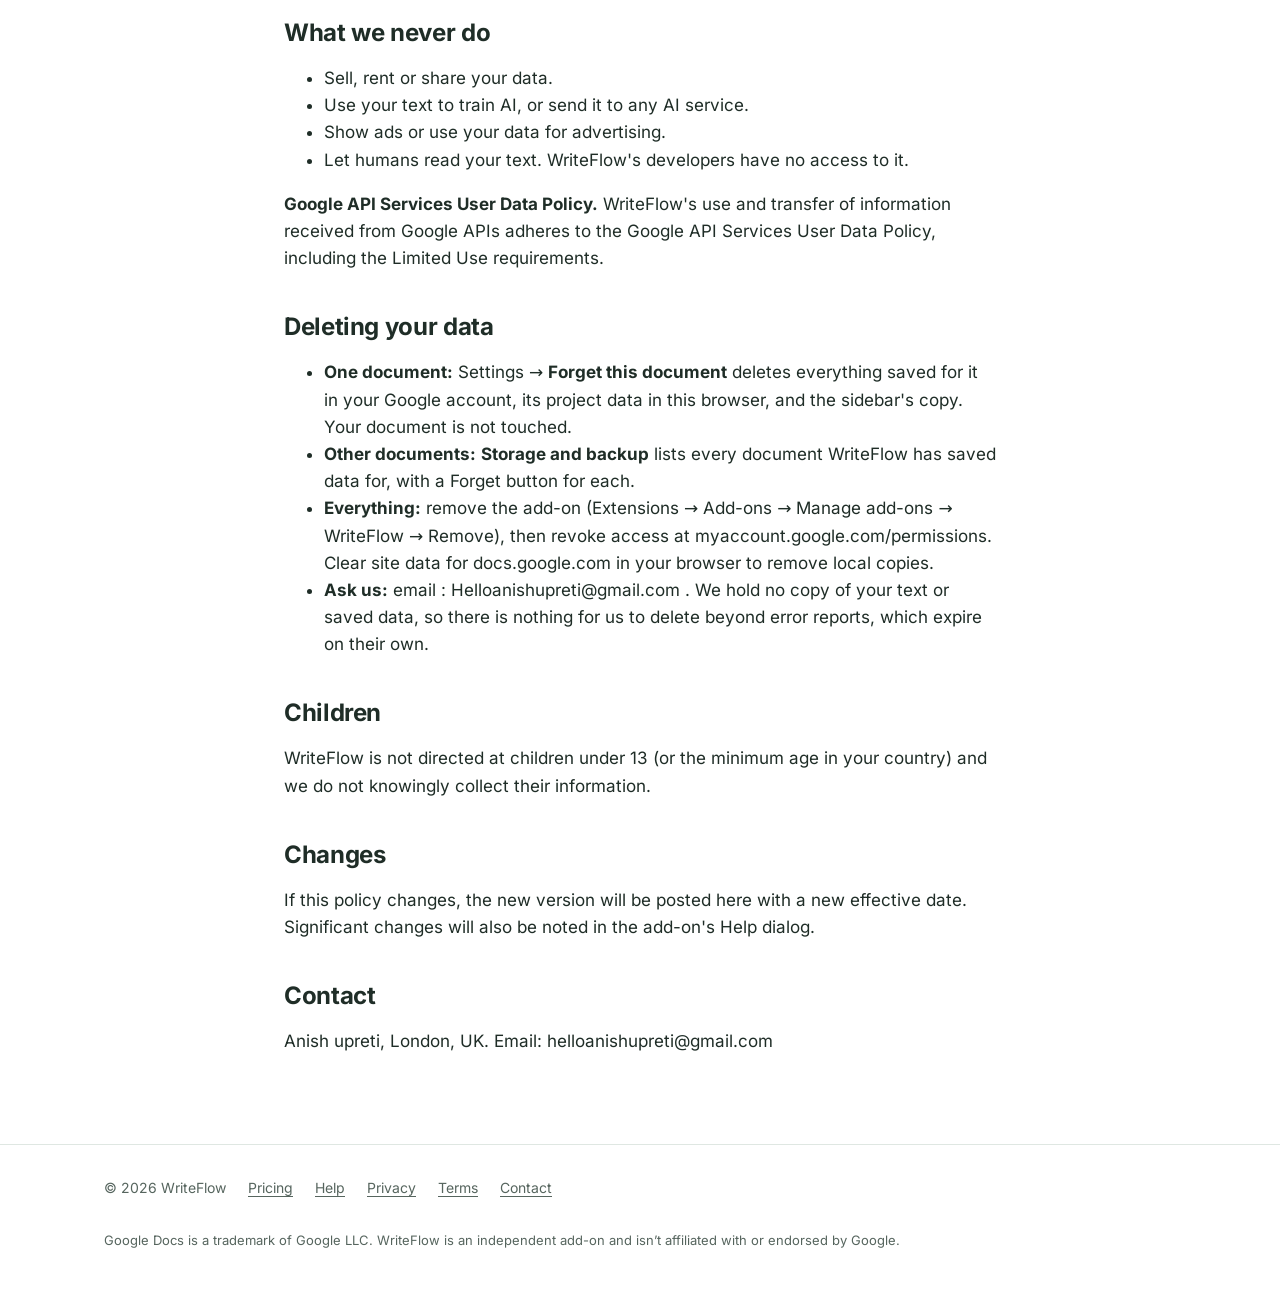
<file: privacy.html>
<!DOCTYPE html>
<html lang="en">
<head>
  <meta charset="utf-8">
  <meta name="viewport" content="width=device-width, initial-scale=1">
  <title>Privacy policy: WriteFlow for Google Docs™</title>
  <meta name="description" content="What WriteFlow reads, stores and never does.">
  <link rel="icon" href="img/favicon.svg" type="image/svg+xml">
  <link rel="icon" href="img/icon-32.png" sizes="32x32">
  <link rel="apple-touch-icon" href="img/icon-180.png">
  <meta name="theme-color" content="#146c4b">
  <meta property="og:type" content="website">
  <meta property="og:title" content="Privacy policy: WriteFlow for Google Docs™">
  <meta property="og:description" content="What WriteFlow reads, stores and never does.">
  <meta property="og:image" content="https://YOUR-DOMAIN.example/img/og-image.png">
  <meta property="og:url" content="https://YOUR-DOMAIN.example/privacy.html">
  <meta name="twitter:card" content="summary_large_image">
  <link rel="stylesheet" href="style.css">
</head>
<body>
  <header class="site"><div class="wrap">
    <a class="logo" href="index.html"><img src="img/logo-mark.svg" alt="">WriteFlow<span>for Google Docs™</span></a>
    <nav class="top" aria-label="Main"><a href="index.html#features">Features</a><a href="pricing.html">Pricing</a><a href="index.html#privacy">Privacy</a><a href="help.html">Help</a><a class="btn" href="https://workspace.google.com/marketplace/app/REPLACE-WITH-LISTING">Install free</a></nav>
  </div></header>

  <main class="wrap narrow doc"><p class="draft"><b>Draft.</b> We're Live Now!</p><h1>Privacy policy (draft)</h1>
<p><strong>WriteFlow for Google Docs™</strong>
Effective date: 10/11/2026. Contact: helloanishupreti@gmail.com. Provided by: Anish Upreti.</p>
<h2>The short version</h2>
<ul>
<li>WriteFlow works only inside the Google Doc you open it in. It cannot open your other files.</li>
<li>It reads your text to show counts, chapters, search and insights inside the sidebar. <strong>It never changes your document.</strong></li>
<li><strong>Your text is not sent to us, to advertisers, or to any AI service.</strong> Analysis happens in your browser.</li>
<li>What it saves (goals, writing history, pins) is stored in <strong>your own Google account</strong>, visible only to you, not to collaborators.</li>
<li>No ads, no selling data, no tracking across sites.</li>
</ul>
<h2>What Google lets WriteFlow do</h2>
<p>When you install it, Google asks you to allow two permissions:</p>
<table>
<thead>
<tr>
<th>Permission (as Google words it)</th>
<th>What it is used for</th>
</tr>
</thead>
<tbody>
<tr>
<td>View and manage documents that this application has been installed in</td>
<td>Reading the text of the document you opened it in, and moving your cursor when you click a chapter, search result or pin. Google offers no read-only version of this permission; WriteFlow never edits, adds or deletes your text.</td>
</tr>
<tr>
<td>Display and run third-party web content in prompts and sidebars inside Google applications</td>
<td>Showing the sidebar and its windows (wide table, Night Reader, Help).</td>
</tr>
</tbody>
</table>
<p>The <strong>Writer's Desk</strong> is a web page served by the same Apps Script project, running as you. It only reads what the sidebar saved in your Google account (above); it cannot open your documents. Its link opens your document in Google Docs like any other link.</p>
<p>It does not ask for access to your Google Drive, Gmail, contacts or any other document.</p>
<h2>What is read, and where it goes</h2>
<p><strong>Your document's text</strong> is read by Google's Apps Script service (part of Google's infrastructure, running as you) and passed to the sidebar in your browser. All analysis (word counts, chapters, search, Story Bible mentions, insights, structure) runs there. The text is not sent to WriteFlow's developers or any third party.</p>
<h2>What is saved, and where</h2>
<p><strong>In your Google account</strong> (Apps Script "user properties": private to you, not shared with other people who edit the document):
- Settings: theme, search options, sprint length, recently used commands, your name if you type one for snippets or reports.
- Per document: the document's title, so it can be labelled in <strong>Settings → Storage and backup</strong>.
- Per document: goals and deadline; words written per day and active writing time (up to about six weeks); sprint history; sections you chose to skip from the word count; story-beat placements.
- Per document, <strong>small pieces of your text</strong> used to find places again: for each pin and for "where you stopped", the first 40 characters of that paragraph and about 40 characters around the spot, plus the pin's name.
- For the <strong>Writer's Desk</strong> (your private start page): for up to four documents you used recently, the document's title, link and chapter name, today's word count, goal and writing streak, and up to 500 characters of the lines you last wrote. You can turn off the lines in Settings, hide a document from the Desk, or remove it with Forget this document.</p>
<p><strong>In your browser</strong> (the sidebar's storage, on this device only):
- A copy of the document's text, so the sidebar opens instantly and the Lifeboat works offline.
- <strong>Project data you create in WriteFlow</strong> (for example notes, questions and outline items as those features arrive), in the browser's IndexedDB database. It stays on this device and isn't synced; use <strong>Storage and backup → Download backup</strong> to keep a copy or move it to another computer.
- The Lifeboat scratchpad, if you write in it.
- An unfinished sprint's timer and Night Reader preferences.</p>
<p><strong>AI review with your own key (optional, off by default).</strong> If AI review is offered in your version and you switch it on in Settings, the API key you enter is stored only in this browser, for the sidebar. It is never saved to your Google account, included in backups or error reports, or sent to us. Requests go directly from your browser to the provider you chose (Anthropic, OpenAI or Google), under that provider's terms and privacy policy. The connection test sends only the words "Reply with OK." and no text from your document. Anything else that would be sent is shown to you first in the Context Builder.</p>
<p><strong>Plans and payments (when paid plans are switched on).</strong>
- <strong>In your Google account:</strong> the date your free trial started, and, if you activate Pro, your license key and its last checked status (active, ended), with the time it was checked. Nothing else about the purchase is stored by WriteFlow.
- <strong>License checks:</strong> when you activate a key, and about once a week afterwards, the sidebar sends <strong>your license key and our product ID</strong> directly to Gumroad's license service, to confirm the subscription is active. No document text is sent. If Gumroad can't be reached, WriteFlow keeps working on the last confirmed status for a grace period.
- <strong>Gumroad</strong> is the seller of the subscription. It collects your payment details, email and billing country under its own privacy policy; WriteFlow never sees your card details. As the creator, we can see in Gumroad the purchase details it shows sellers (such as your email, country and what you bought), which we use only to provide support and handle refunds.</p>
<p><strong>Project backups</strong> you download contain your goals, history, pins, stage and project data for one document, plus the small pieces of text listed above. They never contain your manuscript. Restoring one adds missing items and never deletes anything.</p>
<p><strong>Files you download</strong> (backups, snippet images, Writing Journey reports, Obsidian exports, CSV tables) are created in your browser and saved only where you save them.</p>
<h2>Error reports</h2>
<p>If something goes wrong, the sidebar sends the developers a short error report so problems can be fixed. It contains: the app version, which part of the sidebar was open, the error message and code location with <strong>anything in quotation marks removed</strong>, your browser name and version, and the document's size as a range (for example "50–100k words"). It never contains your document's text, title, or your name. Reports are kept in Google Cloud Logging for [30] days. You can switch error reports off at any time in Settings → Error reports. They are on by default during the beta and <strong>off by default from public launch</strong>.</p>
<p><strong>Diagnostics</strong> (Settings → Diagnostics) shows sizes and timings only and is sent to no one unless you copy it into an email yourself.</p>
<h2>What we never do</h2>
<ul>
<li>Sell, rent or share your data.</li>
<li>Use your text to train AI, or send it to any AI service.</li>
<li>Show ads or use your data for advertising.</li>
<li>Let humans read your text. WriteFlow's developers have no access to it.</li>
</ul>
<p><strong>Google API Services User Data Policy.</strong> WriteFlow's use and transfer of information received from Google APIs adheres to the Google API Services User Data Policy, including the Limited Use requirements.</p>
<h2>Deleting your data</h2>
<ul>
<li><strong>One document:</strong> Settings → <strong>Forget this document</strong> deletes everything saved for it in your Google account, its project data in this browser, and the sidebar's copy. Your document is not touched.</li>
<li><strong>Other documents:</strong> <strong>Storage and backup</strong> lists every document WriteFlow has saved data for, with a Forget button for each.</li>
<li><strong>Everything:</strong> remove the add-on (Extensions → Add-ons → Manage add-ons → WriteFlow → Remove), then revoke access at myaccount.google.com/permissions. Clear site data for docs.google.com in your browser to remove local copies.</li>
<li><strong>Ask us:</strong> email : Helloanishupreti@gmail.com . We hold no copy of your text or saved data, so there is nothing for us to delete beyond error reports, which expire on their own.</li>
</ul>
<h2>Children</h2>
<p>WriteFlow is not directed at children under 13 (or the minimum age in your country) and we do not knowingly collect their information.</p>
<h2>Changes</h2>
<p>If this policy changes, the new version will be posted here with a new effective date. Significant changes will also be noted in the add-on's Help dialog.</p>
<h2>Contact</h2>
<p>Anish upreti, London, UK. Email: helloanishupreti@gmail.com</p></main>

  <footer class="site"><div class="wrap">
    <span>© 2026 WriteFlow</span>
    <a href="pricing.html">Pricing</a><a href="help.html">Help</a><a href="privacy.html">Privacy</a><a href="terms.html">Terms</a><a href="mailto:support@YOUR-DOMAIN.example">Contact</a>
    <p class="tm">Google Docs is a trademark of Google LLC. WriteFlow is an independent add-on and isn’t affiliated with or endorsed by Google.</p>
  </div></footer>
</body>
</html>
</file>
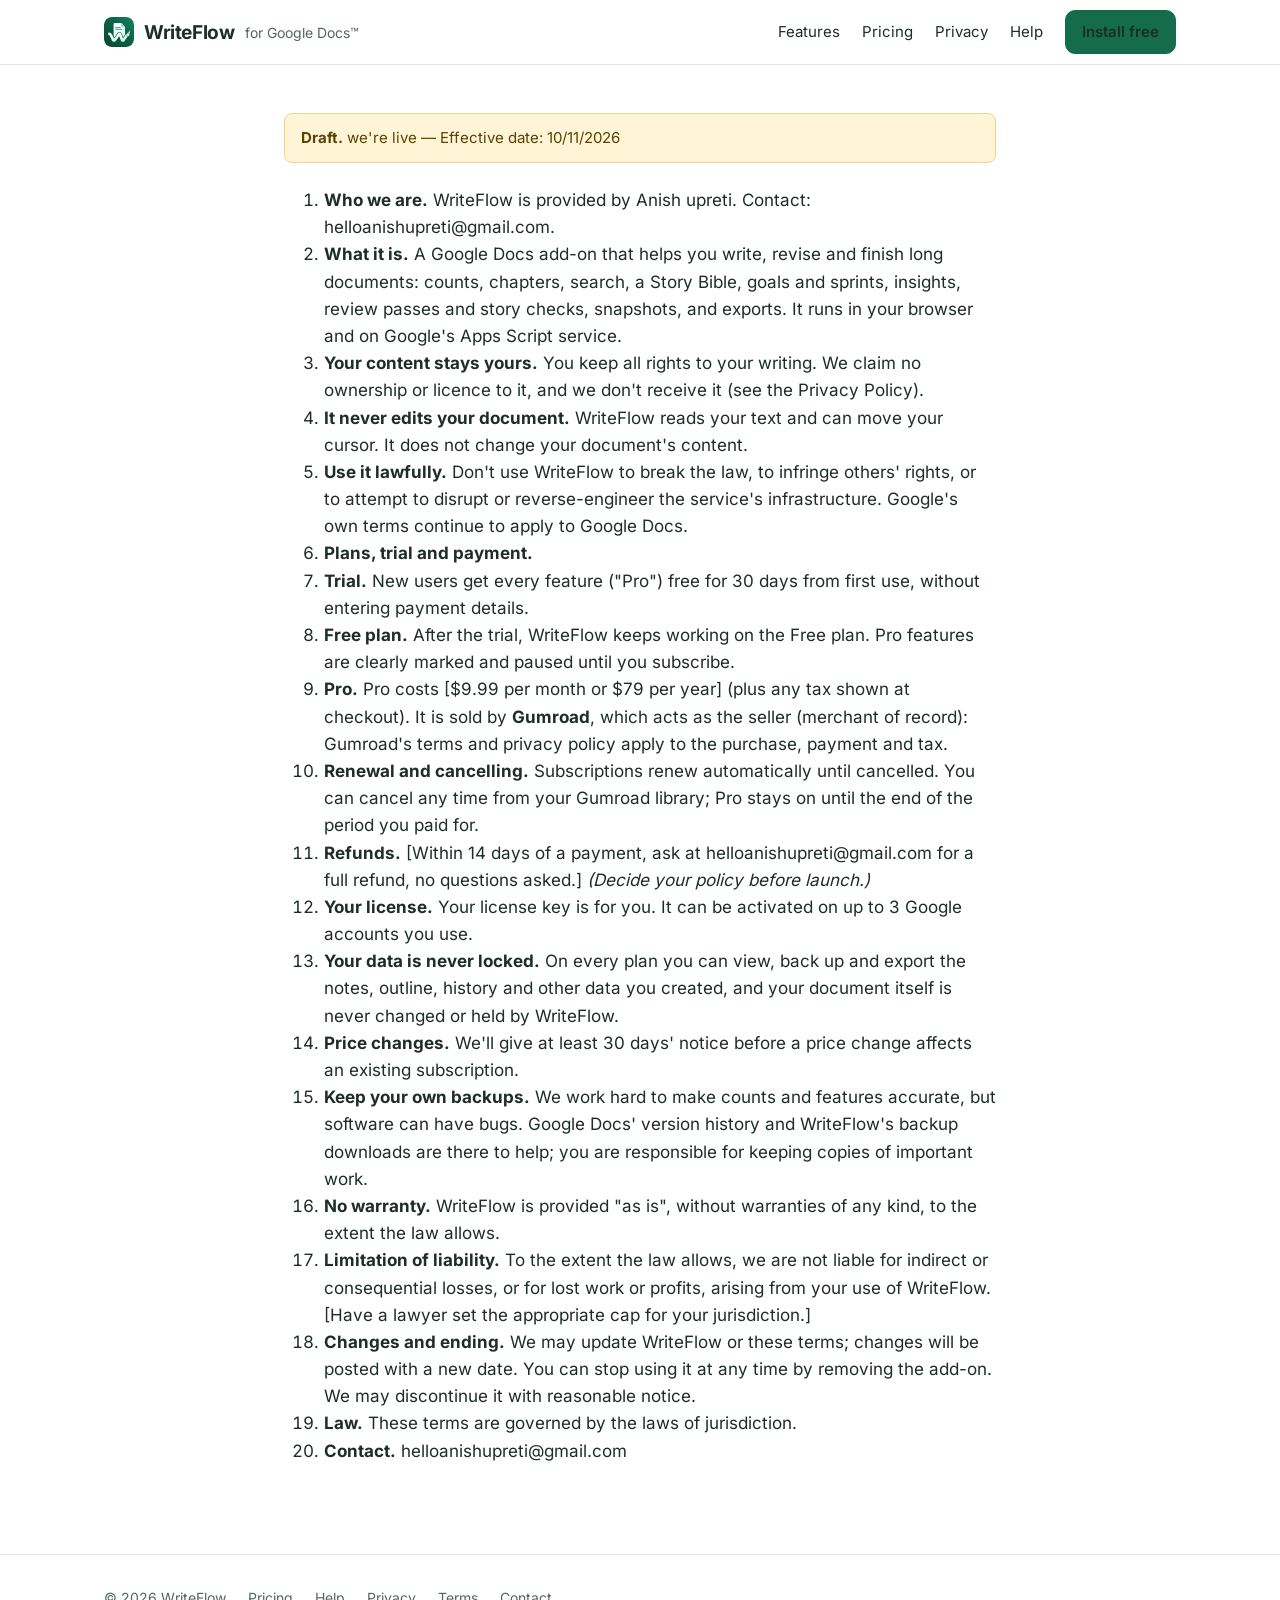
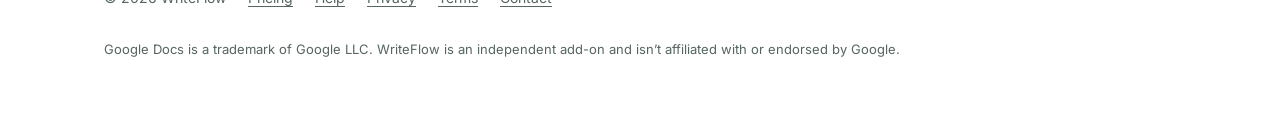
<file: terms.html>
<!DOCTYPE html>
<html lang="en">
<head>
  <meta charset="utf-8">
  <meta name="viewport" content="width=device-width, initial-scale=1">
  <title>Terms of service: WriteFlow for Google Docs™</title>
  <meta name="description" content="The terms for using WriteFlow for Google Docs.">
  <link rel="icon" href="img/favicon.svg" type="image/svg+xml">
  <link rel="icon" href="img/icon-32.png" sizes="32x32">
  <link rel="apple-touch-icon" href="img/icon-180.png">
  <meta name="theme-color" content="#146c4b">
  <meta property="og:type" content="website">
  <meta property="og:title" content="Terms of service: WriteFlow for Google Docs™">
  <meta property="og:description" content="The terms for using WriteFlow for Google Docs.">
  <meta property="og:image" content="https://YOUR-DOMAIN.example/img/og-image.png">
  <meta property="og:url" content="https://YOUR-DOMAIN.example/terms.html">
  <meta name="twitter:card" content="summary_large_image">
  <link rel="stylesheet" href="style.css">
</head>
<body>
  <header class="site"><div class="wrap">
    <a class="logo" href="index.html"><img src="img/logo-mark.svg" alt="">WriteFlow<span>for Google Docs™</span></a>
    <nav class="top" aria-label="Main"><a href="index.html#features">Features</a><a href="pricing.html">Pricing</a><a href="index.html#privacy">Privacy</a><a href="help.html">Help</a><a class="btn" href="https://workspace.google.com/marketplace/app/REPLACE-WITH-LISTING">Install free</a></nav>
  </div></header>

  <main class="wrap narrow doc"><p class="draft"><b>Draft.</b> we're live</strong> — Effective date: 10/11/2026</p>
<ol>
<li><strong>Who we are.</strong> WriteFlow is provided by Anish upreti. Contact: helloanishupreti@gmail.com.</li>
<li><strong>What it is.</strong> A Google Docs add-on that helps you write, revise and finish long documents: counts, chapters, search, a Story Bible, goals and sprints, insights, review passes and story checks, snapshots, and exports. It runs in your browser and on Google's Apps Script service.</li>
<li><strong>Your content stays yours.</strong> You keep all rights to your writing. We claim no ownership or licence to it, and we don't receive it (see the Privacy Policy).</li>
<li><strong>It never edits your document.</strong> WriteFlow reads your text and can move your cursor. It does not change your document's content.</li>
<li><strong>Use it lawfully.</strong> Don't use WriteFlow to break the law, to infringe others' rights, or to attempt to disrupt or reverse-engineer the service's infrastructure. Google's own terms continue to apply to Google Docs.</li>
<li><strong>Plans, trial and payment.</strong></li>
<li><strong>Trial.</strong> New users get every feature ("Pro") free for 30 days from first use, without entering payment details.</li>
<li><strong>Free plan.</strong> After the trial, WriteFlow keeps working on the Free plan. Pro features are clearly marked and paused until you subscribe.</li>
<li><strong>Pro.</strong> Pro costs [$9.99 per month or $79 per year] (plus any tax shown at checkout). It is sold by <strong>Gumroad</strong>, which acts as the seller (merchant of record): Gumroad's terms and privacy policy apply to the purchase, payment and tax.</li>
<li><strong>Renewal and cancelling.</strong> Subscriptions renew automatically until cancelled. You can cancel any time from your Gumroad library; Pro stays on until the end of the period you paid for.</li>
<li><strong>Refunds.</strong> [Within 14 days of a payment, ask at helloanishupreti@gmail.com for a full refund, no questions asked.] <em>(Decide your policy before launch.)</em></li>
<li><strong>Your license.</strong> Your license key is for you. It can be activated on up to 3 Google accounts you use.</li>
<li><strong>Your data is never locked.</strong> On every plan you can view, back up and export the notes, outline, history and other data you created, and your document itself is never changed or held by WriteFlow.</li>
<li><strong>Price changes.</strong> We'll give at least 30 days' notice before a price change affects an existing subscription.</li>
<li><strong>Keep your own backups.</strong> We work hard to make counts and features accurate, but software can have bugs. Google Docs' version history and WriteFlow's backup downloads are there to help; you are responsible for keeping copies of important work.</li>
<li><strong>No warranty.</strong> WriteFlow is provided "as is", without warranties of any kind, to the extent the law allows.</li>
<li><strong>Limitation of liability.</strong> To the extent the law allows, we are not liable for indirect or consequential losses, or for lost work or profits, arising from your use of WriteFlow. [Have a lawyer set the appropriate cap for your jurisdiction.]</li>
<li><strong>Changes and ending.</strong> We may update WriteFlow or these terms; changes will be posted with a new date. You can stop using it at any time by removing the add-on. We may discontinue it with reasonable notice.</li>
<li><strong>Law.</strong> These terms are governed by the laws of jurisdiction.</li>
<li><strong>Contact.</strong> helloanishupreti@gmail.com</li>
</ol></main>

  <footer class="site"><div class="wrap">
    <span>© 2026 WriteFlow</span>
    <a href="pricing.html">Pricing</a><a href="help.html">Help</a><a href="privacy.html">Privacy</a><a href="terms.html">Terms</a><a href="mailto:support@YOUR-DOMAIN.example">Contact</a>
    <p class="tm">Google Docs is a trademark of Google LLC. WriteFlow is an independent add-on and isn’t affiliated with or endorsed by Google.</p>
  </div></footer>
</body>
</html>
</file>
<file: style.css>
/* WriteFlow website: the same green identity as the sidebar. Fonts are self-hosted (SIL OFL, see fonts/LICENSE-*). */
@font-face { font-family: Inter; font-weight: 400; font-display: swap; src: url(fonts/inter-latin-400-normal.woff2) format('woff2'); }
@font-face { font-family: Inter; font-weight: 600; font-display: swap; src: url(fonts/inter-latin-600-normal.woff2) format('woff2'); }
@font-face { font-family: Inter; font-weight: 700; font-display: swap; src: url(fonts/inter-latin-700-normal.woff2) format('woff2'); }
@font-face { font-family: 'Source Serif 4'; font-weight: 400; font-display: swap; src: url(fonts/source-serif-4-latin-400-normal.woff2) format('woff2'); }
@font-face { font-family: 'Source Serif 4'; font-style: italic; font-weight: 400; font-display: swap; src: url(fonts/source-serif-4-latin-400-italic.woff2) format('woff2'); }

:root {
  --bg: #ffffff; --ink: #1f2d27; --muted: #56655e; --rule: #dfe7e2; --soft: #f3f7f5; --tint: #e8f3ee;
  --accent: #146c4b; --accent-hover: #10583d; --accent-ink: #ffffff; --mint: #8edbbc; --deep: #0b3325; --hit: #fbe7a1;
  --ui: Inter, system-ui, -apple-system, "Segoe UI", Roboto, Arial, sans-serif;
  --serif: "Source Serif 4", "Iowan Old Style", "Palatino Linotype", Georgia, serif;
}
@media (prefers-color-scheme: dark) {
  :root { --bg: #151a18; --ink: #e6ece9; --muted: #a3b2ab; --rule: #2a332f; --soft: #1c2320; --tint: #1f2a25;
    --accent: #8edbbc; --accent-hover: #b3ebd4; --accent-ink: #0b3325; --hit: #5a4812; }
}
* { box-sizing: border-box; }
html { scroll-padding-top: 76px; }
body { margin: 0; background: var(--bg); color: var(--ink); font: 17px/1.6 var(--ui); -webkit-font-smoothing: antialiased; }
a { color: var(--accent); text-underline-offset: 3px; }
img { max-width: 100%; height: auto; }
.wrap { max-width: 1120px; margin: 0 auto; padding: 0 24px; }
.narrow { max-width: 760px; }
.sr-only { position: absolute; width: 1px; height: 1px; overflow: hidden; clip: rect(0 0 0 0); white-space: nowrap; }

/* Header */
header.site { position: sticky; top: 0; z-index: 5; background: color-mix(in srgb, var(--bg) 90%, transparent); backdrop-filter: blur(10px); border-bottom: 1px solid var(--rule); }
header.site .wrap { display: flex; align-items: center; gap: 24px; height: 64px; }
.logo { display: inline-flex; align-items: center; gap: 10px; color: var(--ink); text-decoration: none; font: 700 19px/1 var(--ui); letter-spacing: -0.02em; }
.logo img { width: 30px; height: 30px; border-radius: 8px; }
.logo span { color: var(--muted); font: 500 14px var(--ui); letter-spacing: 0; }
nav.top { margin-left: auto; display: flex; align-items: center; gap: 22px; font-size: 15px; }
nav.top a { color: var(--ink); text-decoration: none; }
nav.top a:hover { color: var(--accent); }
nav.top .btn { padding: 9px 16px; font-size: 15px; }

/* Buttons */
.btn { display: inline-flex; align-items: center; gap: 8px; background: var(--accent); color: var(--accent-ink); text-decoration: none; padding: 13px 22px; border-radius: 10px; font-weight: 600; border: 1px solid var(--accent); }
.btn:hover { background: var(--accent-hover); border-color: var(--accent-hover); color: var(--accent-ink); }
.btn.ghost { background: transparent; color: var(--accent); border-color: var(--rule); }
.btn.ghost:hover { background: var(--soft); }

/* Hero */
.hero { padding: 72px 0 40px; display: grid; grid-template-columns: 0.95fr 1.05fr; gap: 48px; align-items: center; }
.eyebrow { font: 700 13px/1 var(--ui); letter-spacing: .14em; text-transform: uppercase; color: var(--accent); }
.hero h1 { font: 700 clamp(38px, 5vw, 58px)/1.05 var(--ui); letter-spacing: -0.035em; margin: 16px 0 18px; }
.hero p.lede { font-size: 20px; color: var(--muted); margin: 0 0 28px; max-width: 36ch; }
.hero .ctas { display: flex; gap: 12px; flex-wrap: wrap; }
.hero .small { font-size: 14px; color: var(--muted); margin-top: 14px; }
.hero-img { width: 100%; }
.promise { border-top: 1px solid var(--rule); border-bottom: 1px solid var(--rule); padding: 22px 0; display: flex; gap: 36px; justify-content: center; flex-wrap: wrap; color: var(--muted); font-size: 15px; }
.promise b { color: var(--ink); font-weight: 600; }

/* Sections */
section { padding: 80px 0; }
section h2 { font: 700 clamp(28px, 3.4vw, 38px)/1.15 var(--ui); letter-spacing: -0.025em; margin: 10px 0 12px; }
section .intro { color: var(--muted); max-width: 60ch; margin: 0 0 40px; font-size: 18px; }
.alt { background: var(--soft); }

/* Feature showcase: copy beside a real screenshot */
.show { display: grid; grid-template-columns: 1fr 1fr; gap: 56px; align-items: center; margin: 0 0 72px; }
.show:last-child { margin-bottom: 0; }
.show.flip .show-copy { order: 2; }
.show h3 { font: 700 26px/1.2 var(--ui); letter-spacing: -0.02em; margin: 10px 0 12px; }
.show p { color: var(--muted); margin: 0 0 14px; }
.ticks { list-style: none; padding: 0; margin: 18px 0 0; display: grid; gap: 10px; }
.ticks li { position: relative; padding-left: 30px; }
.ticks li::before { content: ""; position: absolute; left: 0; top: 4px; width: 19px; height: 19px; border-radius: 50%; background: var(--accent); }
.ticks li::after { content: ""; position: absolute; left: 6px; top: 8px; width: 5px; height: 9px; border: solid var(--accent-ink); border-width: 0 2px 2px 0; transform: rotate(45deg); }
.shots { display: flex; gap: 18px; justify-content: center; align-items: flex-start; }
.shots img { width: 280px; max-width: 46%; border-radius: 14px; border: 1px solid var(--rule); box-shadow: 0 24px 50px -24px rgba(11,51,37,.35); background: #fff; }
.shots img + img { margin-top: 40px; }
.grid { display: grid; grid-template-columns: repeat(3, 1fr); gap: 28px; }
.feature { background: var(--bg); border: 1px solid var(--rule); border-radius: 14px; padding: 22px; }
.feature h3 { font: 600 17px/1.3 var(--ui); margin: 0 0 6px; }
.feature p { margin: 0; color: var(--muted); font-size: 15.5px; }
.feature mark { background: var(--hit); color: inherit; padding: 0 2px; border-radius: 2px; }

/* Privacy */
.privacy-box { background: var(--deep); color: #e3f1ea; border-radius: 20px; padding: 44px; display: grid; grid-template-columns: 1fr 1.2fr; gap: 40px; }
.privacy-box h2 { color: #fff; }
.privacy-box a { color: var(--mint); }
.privacy-box ul { margin: 0; padding-left: 20px; }
.privacy-box li { margin-bottom: 10px; }

/* Pricing */
.plans { display: grid; grid-template-columns: 1fr 1fr; gap: 24px; margin-top: 8px; }
.plan { border: 1px solid var(--rule); border-radius: 18px; padding: 30px; background: var(--bg); }
.plan.pro { border: 2px solid var(--accent); box-shadow: 0 30px 60px -36px rgba(20,108,75,.45); }
.plan h3 { font: 700 24px/1 var(--ui); margin: 0; }
.plan .price { font: 700 40px/1 var(--ui); letter-spacing: -0.03em; margin: 18px 0 4px; }
.plan .price small { font: 500 16px var(--ui); color: var(--muted); letter-spacing: 0; }
.plan .sub { color: var(--muted); font-size: 15px; margin: 0 0 18px; }
.plan .btn { width: 100%; justify-content: center; margin-top: 22px; }
.badge { display: inline-block; padding: 5px 12px; border-radius: 999px; background: var(--tint); color: var(--accent); font: 600 14px/1.2 var(--ui); }
table.compare { width: 100%; border-collapse: collapse; margin-top: 24px; font-size: 15.5px; }
table.compare th, table.compare td { text-align: left; padding: 11px 12px; border-bottom: 1px solid var(--rule); }
table.compare th:not(:first-child), table.compare td:not(:first-child) { text-align: center; width: 110px; }
table.compare thead th { font-weight: 700; }
table.compare .yes { color: var(--accent); font-weight: 700; }
table.compare .no { color: var(--muted); }

/* CTA band */
.cta-band { background: var(--deep); color: #e3f1ea; border-radius: 20px; padding: 48px; text-align: center; }
.cta-band h2 { color: #fff; margin-top: 0; }
.cta-band .btn { background: var(--mint); border-color: var(--mint); color: var(--deep); }
.cta-band .btn:hover { background: #b3ebd4; border-color: #b3ebd4; }

/* FAQ */
details { border-top: 1px solid var(--rule); padding: 16px 0; }
details:last-of-type { border-bottom: 1px solid var(--rule); }
details summary { cursor: pointer; font-weight: 600; }
details p { color: var(--muted); margin: 10px 0 0; }

/* Footer */
footer.site { border-top: 1px solid var(--rule); padding: 32px 0 48px; color: var(--muted); font-size: 14px; }
footer.site .wrap { display: flex; gap: 22px; flex-wrap: wrap; align-items: center; }
footer.site a { color: var(--muted); }
footer.site .tm { flex-basis: 100%; font-size: 13px; margin-top: 8px; }

/* Documents (help, privacy, terms) */
.doc { padding-top: 48px; padding-bottom: 72px; }
.doc h1 { font: 700 40px/1.1 var(--ui); letter-spacing: -0.03em; margin: 0 0 8px; }
.doc h2 { font: 700 24px/1.25 var(--ui); letter-spacing: -0.015em; margin: 40px 0 10px; }
.doc h3 { font-size: 18px; margin: 28px 0 8px; }
.doc table { border-collapse: collapse; width: 100%; margin: 16px 0; font-size: 15px; }
.doc th, .doc td { text-align: left; padding: 10px 12px; border-bottom: 1px solid var(--rule); vertical-align: top; }
.doc th { background: var(--soft); }
.doc code, .doc pre { font: 14px/1.5 Consolas, Menlo, monospace; background: var(--soft); border-radius: 6px; }
.doc code { padding: 1px 5px; }
.doc pre { padding: 14px 16px; overflow-x: auto; }
.doc blockquote { margin: 16px 0; padding: 12px 16px; border-left: 3px solid var(--accent); background: var(--soft); border-radius: 0 8px 8px 0; }
.draft { background: #fff4d6; color: #5a4300; border: 1px solid #f0d58c; padding: 12px 16px; border-radius: 8px; margin: 0 0 24px; font-size: 15px; }
.toc { columns: 2; font-size: 15px; padding-left: 18px; }
:focus-visible { outline: 2px solid var(--accent); outline-offset: 2px; }

@media (max-width: 880px) {
  .hero, .show, .plans, .privacy-box { grid-template-columns: 1fr; }
  .show.flip .show-copy { order: 0; }
  .grid { grid-template-columns: 1fr; }
  nav.top a:not(.btn) { display: none; }
  .toc { columns: 1; }
  .privacy-box, .cta-band { padding: 28px; }
  table.compare th:not(:first-child), table.compare td:not(:first-child) { width: 70px; }
}
</file>
